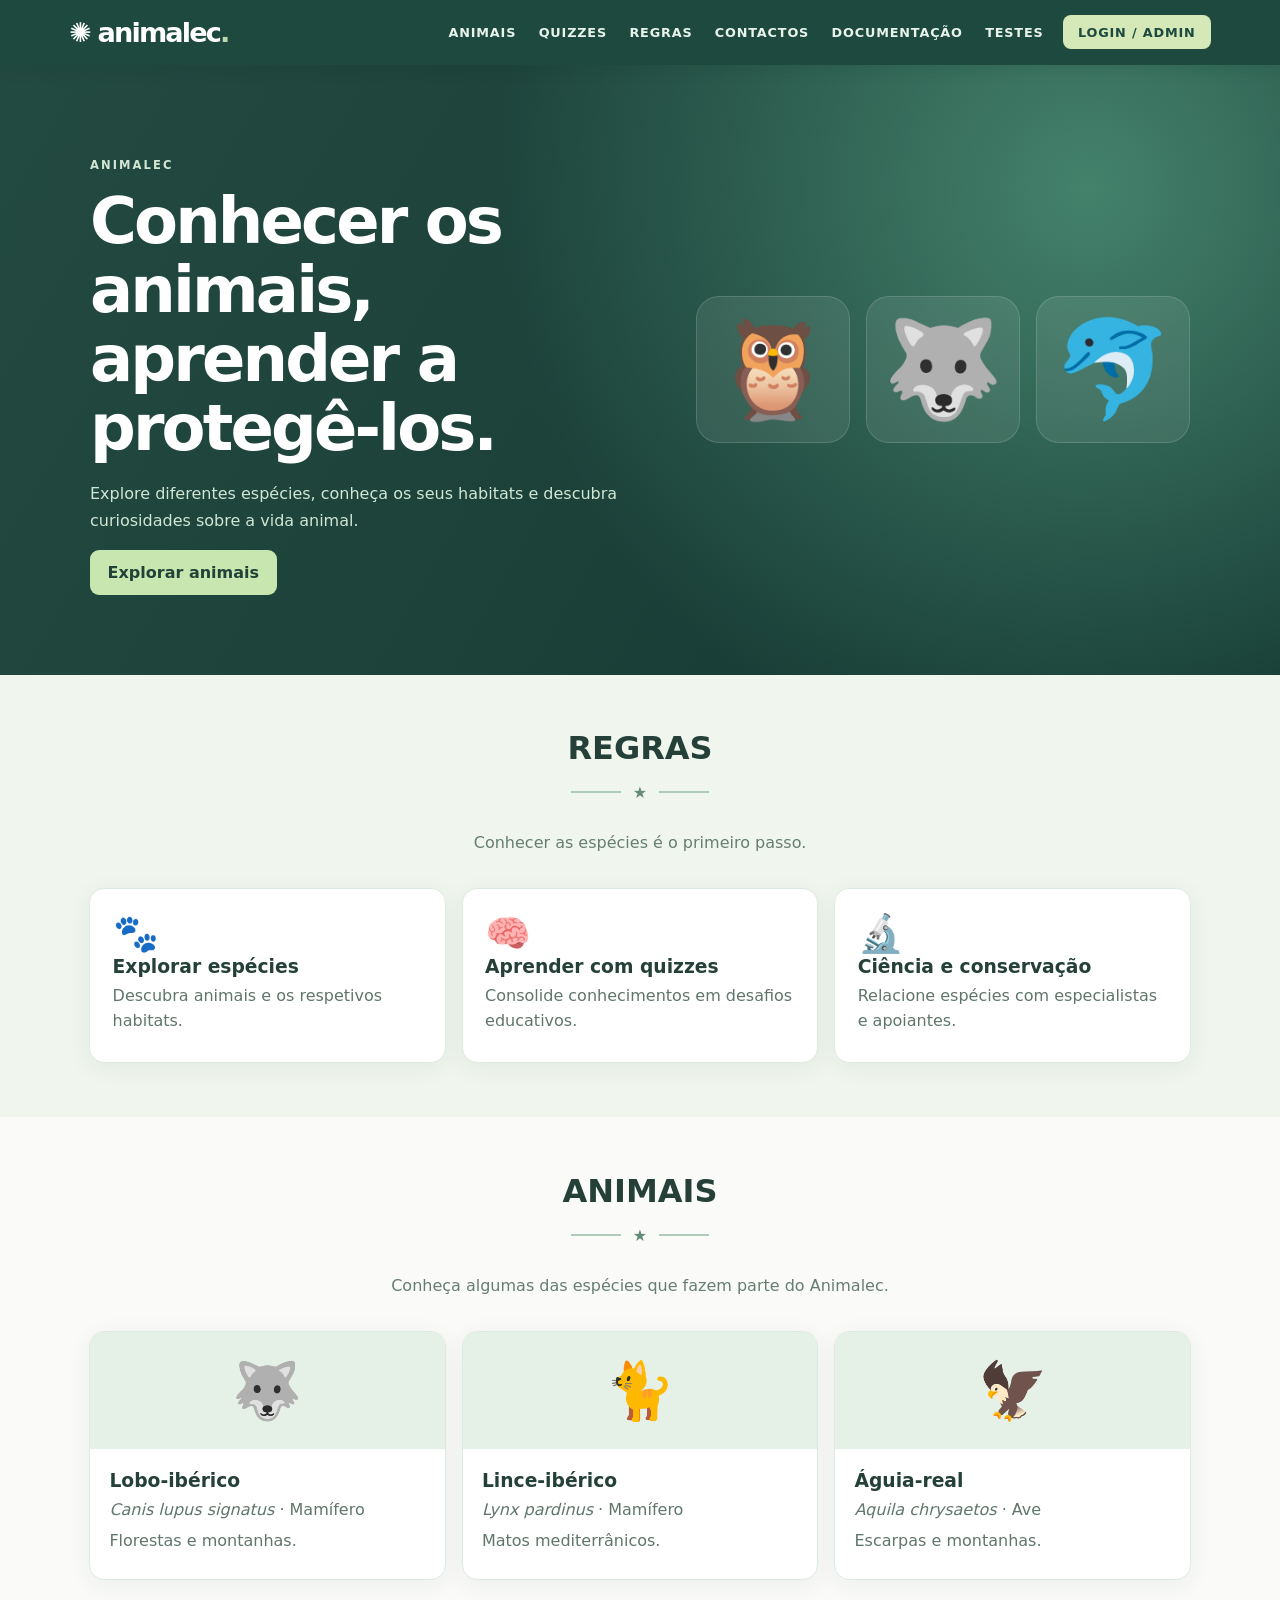
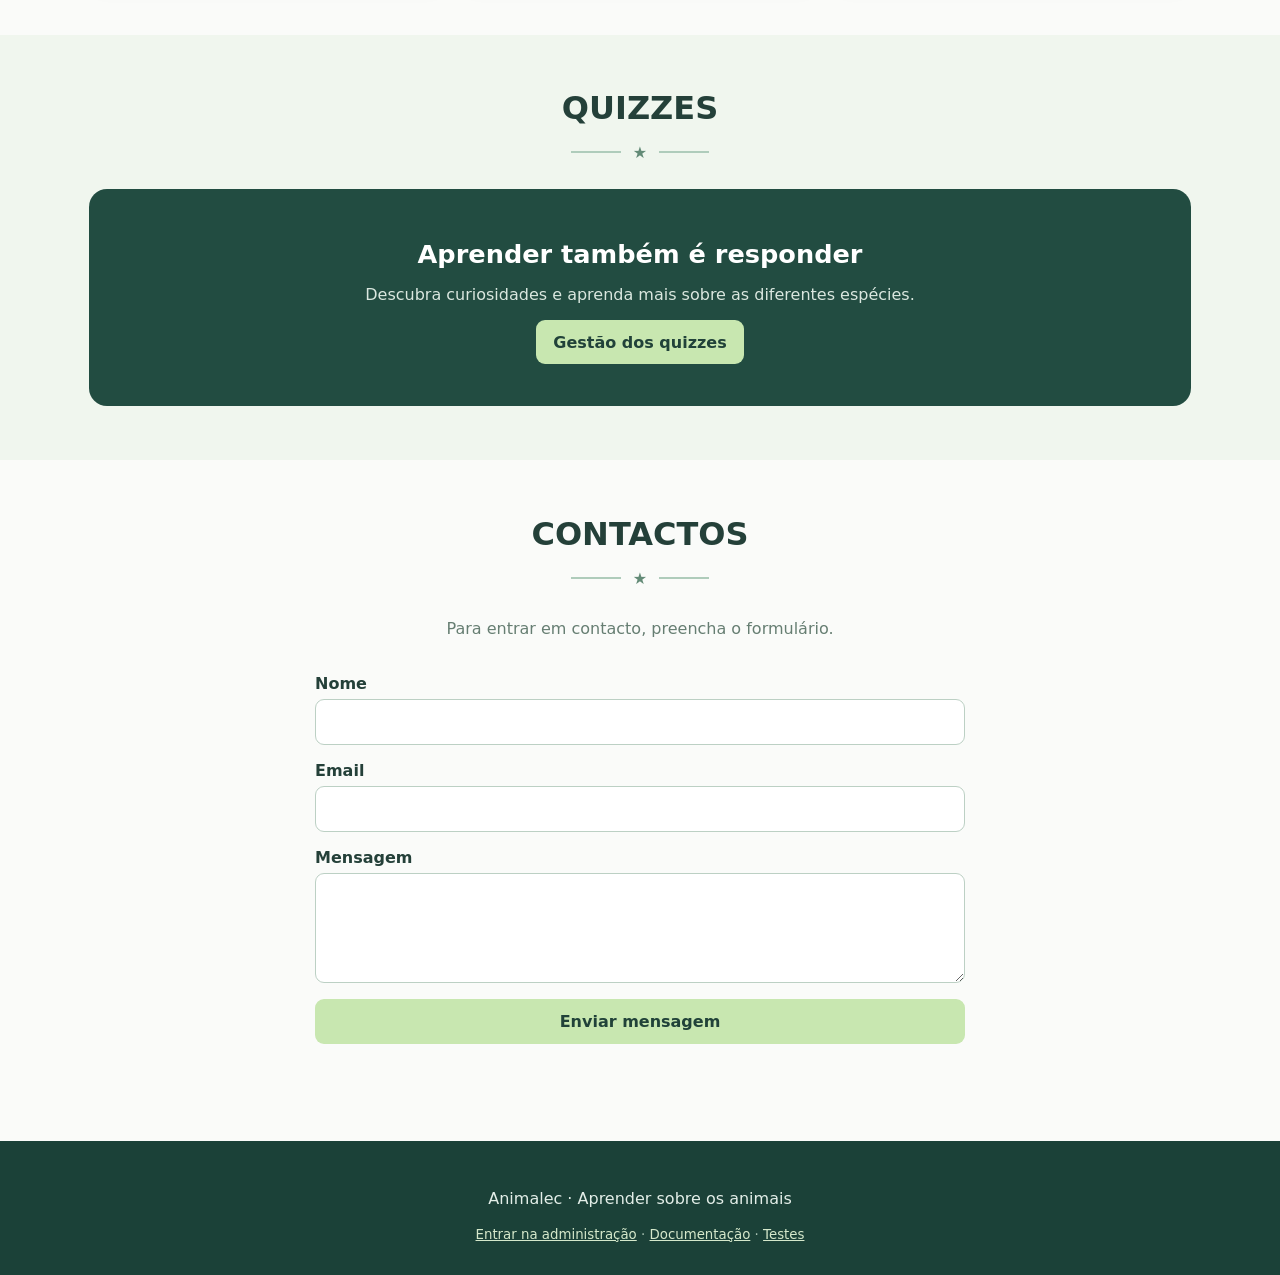
<file: index.html>
<!DOCTYPE html>
<html lang="pt-PT">
<head>
<meta charset="utf-8"><meta name="viewport" content="width=device-width, initial-scale=1">
<meta name="description" content="Animais, jogos e informações sobre espécies.">
<title>Animalec | Página principal</title>
<style>
:root{font-family:system-ui,-apple-system,"Segoe UI",Arial,sans-serif;background:#fafbf9;color:#244039}*{box-sizing:border-box}html{scroll-behavior:smooth}body{margin:0;min-width:320px}a{color:inherit}button,input,textarea{font:inherit}a:focus-visible,button:focus-visible,input:focus-visible,textarea:focus-visible{outline:3px solid #8bbd9d;outline-offset:3px}.skip{position:absolute;left:-1000px}.skip:focus{left:1rem;top:1rem;background:#fff;padding:1rem;z-index:10}.site-header{background:#1d493e;color:#fff;position:sticky;top:0;z-index:4;box-shadow:0 3px 14px #12322625}.nav-wrap{max-width:1180px;margin:auto;display:flex;align-items:center;justify-content:space-between;gap:1rem;padding:.95rem 1.2rem}.logo{font-size:1.7rem;font-weight:850;letter-spacing:-.07em;text-decoration:none}.logo span{color:#badaad}.site-nav{display:flex;align-items:center;gap:1rem;flex-wrap:wrap}.site-nav a{color:#e8f3eb;text-decoration:none;font-size:.8rem;font-weight:800;text-transform:uppercase;letter-spacing:.065em;padding:.4rem .2rem}.site-nav a:hover{text-decoration:underline}.site-nav .login{color:#1d493e;background:#d4e8b8;padding:.6rem .95rem;border-radius:8px}.hero{background:radial-gradient(circle at 85% 20%,#44826c 0%,transparent 50%),linear-gradient(120deg,#234a41,#143831);color:#fff;padding:5rem 1.2rem}.hero-inner{max-width:1100px;margin:auto;display:grid;grid-template-columns:1.4fr 1fr;gap:2rem;align-items:center}.eyebrow{letter-spacing:.18em;text-transform:uppercase;font-weight:900;font-size:.72rem;color:#bfdfbd}.hero h1{font-size:clamp(2.5rem,5vw,4.7rem);line-height:1.08;letter-spacing:-.045em;max-width:690px;margin:.5rem 0 1rem}.hero p{max-width:650px;color:#d1e6d5;line-height:1.7}.hero-art{display:flex;justify-content:center;gap:1rem;font-size:clamp(3rem,8vw,6rem)}.hero-art span{background:#ffffff16;padding:1rem;border:1px solid #ffffff25;border-radius:23px}.btn{display:inline-block;border:none;border-radius:9px;background:#c8e7b0;color:#214239;padding:.8rem 1.1rem;font-weight:800;text-decoration:none;cursor:pointer}.container{max-width:1140px;margin:auto;padding:3.4rem 1.2rem}.container h2{text-align:center;text-transform:uppercase;font-size:2rem;margin:0}.separator{display:flex;justify-content:center;align-items:center;gap:.75rem;color:#638b77;margin:1rem auto 1.7rem}.separator:before,.separator:after{content:"";height:2px;width:50px;background:#afccbb}.intro{text-align:center;color:#667e72;max-width:700px;margin:0 auto 2rem;line-height:1.7}.cards{display:grid;grid-template-columns:repeat(3,1fr);gap:1rem}.card{border:1px solid #ddeae2;border-radius:15px;background:#fff;box-shadow:0 5px 25px #102e2010;overflow:hidden}.card-figure{background:#e5f0e7;font-size:3.5rem;padding:1.6rem;text-align:center}.card-body{padding:1.2rem}.card h3{margin:.1rem 0 .3rem}.card p{color:#60766b;line-height:1.55;margin:.4rem 0}.cards.regras .card{padding:1.4rem}.regra-icon{font-size:2.3rem}.section-soft{background:#f0f6ee}.quiz-strip{background:#224c41;color:white;padding:2.6rem;border-radius:18px;text-align:center}.quiz-strip h3{font-size:1.6rem;margin:.5rem}.quiz-strip p{color:#dae7df}.contact-form{max-width:650px;margin:auto;display:grid;gap:1rem}.field{display:flex;flex-direction:column;gap:.35rem}.field label{font-weight:750}.field input,.field textarea{padding:.8rem;border-radius:9px;border:1px solid #bcd0c4;background:white}.field textarea{min-height:110px}.notice{font-size:.83rem;color:#526f60}.footer{background:#1b4138;color:#e3eee8;padding:2rem 1.2rem;text-align:center}.footer small{color:#a8c2b3}.footer a{color:#d5e8cb}@media(max-width:780px){.hero-inner{grid-template-columns:1fr}.hero-art{justify-content:flex-start}.cards{grid-template-columns:1fr}.site-nav{gap:.4rem}.site-nav a{font-size:.7rem}.nav-wrap{align-items:flex-start;flex-direction:column}.hero{padding:3rem 1.2rem}.container{padding:2.4rem 1.2rem}}
</style>
</head>
<body>
<a class="skip" href="#conteudo">Saltar para o conteúdo</a>
<header class="site-header"><div class="nav-wrap"><a class="logo" href="index.html" aria-label="Animalec, página principal">✺ animalec<span>.</span></a><nav class="site-nav" aria-label="Navegação principal"><a href="#animais">Animais</a><a href="#quizzes">Quizzes</a><a href="#regras">Regras</a><a href="#contactos">Contactos</a><a href="docs.html">Documentação</a><a href="testes.html">Testes</a><a class="login" href="admin.html">Login / Admin</a></nav></div></header>
<main id="conteudo">
<section class="hero" aria-labelledby="hero-title"><div class="hero-inner"><div><p class="eyebrow">ANIMALEC</p><h1 id="hero-title">Conhecer os animais, aprender a protegê-los.</h1><p>Explore diferentes espécies, conheça os seus habitats e descubra curiosidades sobre a vida animal.</p><a class="btn" href="#animais">Explorar animais</a></div><div class="hero-art" aria-hidden="true"><span>🦉</span><span>🐺</span><span>🐬</span></div></div></section>
<section id="regras" class="section-soft"><div class="container"><h2>Regras</h2><div class="separator" aria-hidden="true">★</div><p class="intro">Conhecer as espécies é o primeiro passo. </p><div class="cards regras"><article class="card"><span class="regra-icon" aria-hidden="true">🐾</span><h3>Explorar espécies</h3><p>Descubra animais e os respetivos habitats.</p></article><article class="card"><span class="regra-icon" aria-hidden="true">🧠</span><h3>Aprender com quizzes</h3><p>Consolide conhecimentos em desafios educativos.</p></article><article class="card"><span class="regra-icon" aria-hidden="true">🔬</span><h3>Ciência e conservação</h3><p>Relacione espécies com especialistas e apoiantes.</p></article></div></div></section>
<section id="animais"><div class="container"><h2>Animais</h2><div class="separator" aria-hidden="true">★</div><p class="intro">Conheça algumas das espécies que fazem parte do Animalec.</p><div class="cards"><article class="card"><div class="card-figure" aria-hidden="true">🐺</div><div class="card-body"><h3>Lobo-ibérico</h3><p><em>Canis lupus signatus</em> · Mamífero</p><p>Florestas e montanhas.</p></div></article><article class="card"><div class="card-figure" aria-hidden="true">🐈</div><div class="card-body"><h3>Lince-ibérico</h3><p><em>Lynx pardinus</em> · Mamífero</p><p>Matos mediterrânicos.</p></div></article><article class="card"><div class="card-figure" aria-hidden="true">🦅</div><div class="card-body"><h3>Águia-real</h3><p><em>Aquila chrysaetos</em> · Ave</p><p>Escarpas e montanhas.</p></div></article></div></div></section>
<section id="quizzes" class="section-soft"><div class="container"><h2>Quizzes</h2><div class="separator" aria-hidden="true">★</div><div class="quiz-strip"><h3>Aprender também é responder</h3><p>Descubra curiosidades e aprenda mais sobre as diferentes espécies.</p><a class="btn" href="admin.html#quizzes">Gestão dos quizzes</a></div></div></section>
<section id="contactos"><div class="container"><h2>Contactos</h2><div class="separator" aria-hidden="true">★</div><p class="intro">Para entrar em contacto, preencha o formulário.</p><form class="contact-form" id="contact-form"><div class="field"><label for="nome">Nome</label><input id="nome" name="nome" required maxlength="80"></div><div class="field"><label for="email">Email</label><input id="email" type="email" name="email" required maxlength="100"></div><div class="field"><label for="mensagem">Mensagem</label><textarea id="mensagem" name="mensagem" required maxlength="500"></textarea></div><button class="btn" type="submit">Enviar mensagem</button><p class="notice" id="contact-result" role="status"></p></form></div></section>
</main>
<footer class="footer"><p>Animalec · Aprender sobre os animais</p><small><a href="admin.html">Entrar na administração</a> · <a href="docs.html">Documentação</a> · <a href="testes.html">Testes</a></small></footer>
<script>document.getElementById('contact-form').addEventListener('submit',function(e){e.preventDefault();document.getElementById('contact-result').textContent='O envio de mensagens não está disponível nesta versão.';this.reset()})</script>
</body>
</html>
</file>
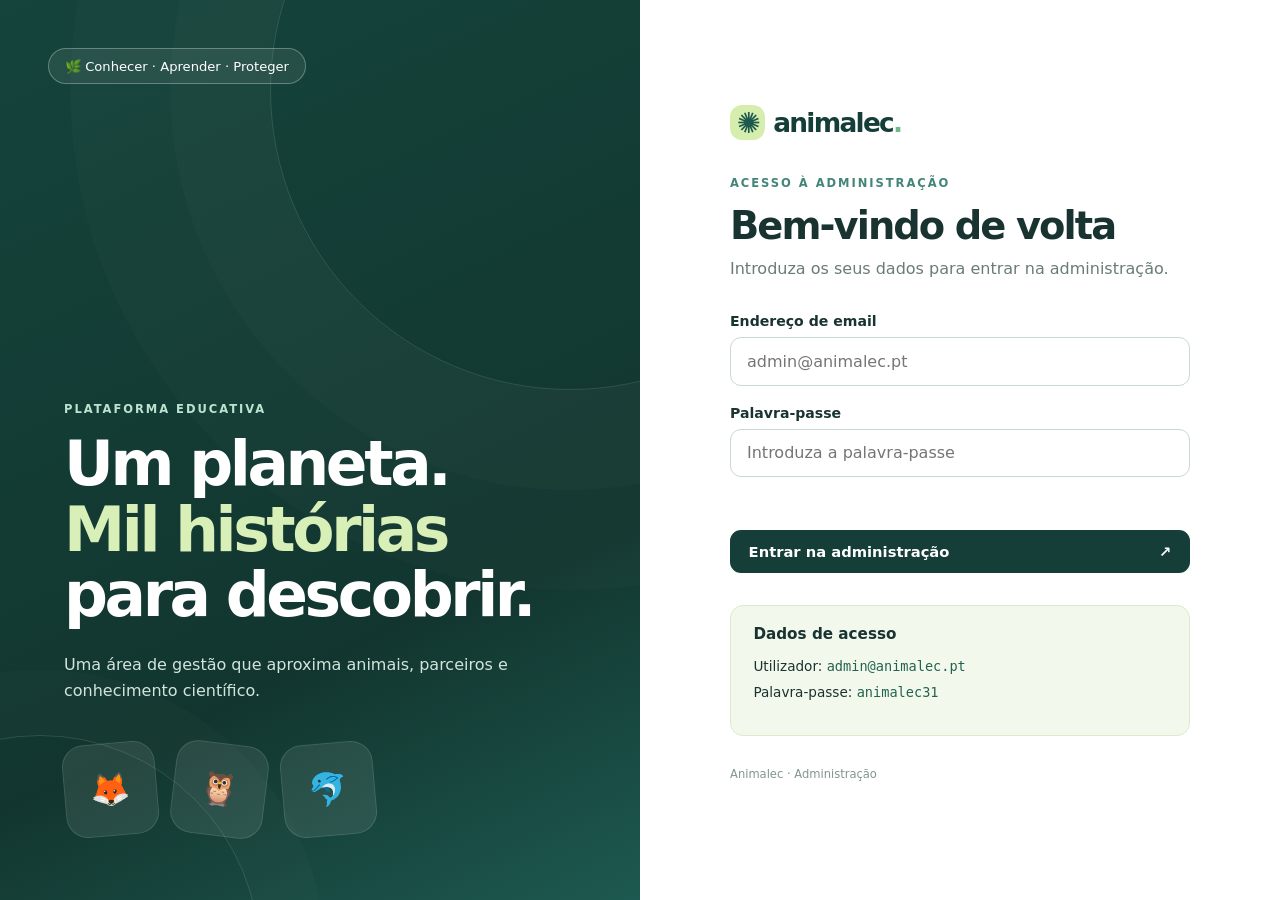
<file: admin.html>
<!DOCTYPE html>
<html lang="pt-PT">
<head>
  <meta charset="UTF-8">
  <meta name="viewport" content="width=device-width, initial-scale=1">
  <meta name="description" content="Área de administração do Animalec.">
  <meta name="theme-color" content="#123b37">
  <title>Animalec | Administração</title>
  <link rel="stylesheet" href="css/styles.css">
  <script src="js/data.js" defer></script>
  <script src="js/app.js" defer></script>
</head>
<body>
  <a class="skip-link" href="#main-content">Saltar para o conteúdo principal</a>

  <section id="login-view" class="login-view" aria-labelledby="login-title">
    <div class="login-scene" aria-hidden="true">
      <span class="orb orb-one"></span><span class="orb orb-two"></span>
      <div class="scene-badge">🌿 Conhecer · Aprender · Proteger</div>
      <div class="scene-content">
        <p class="eyebrow light">PLATAFORMA EDUCATIVA</p>
        <h2>Um planeta.<br><em>Mil histórias</em> para descobrir.</h2>
        <p>Uma área de gestão que aproxima animais, parceiros e conhecimento científico.</p>
        <div class="nature-tiles"><span>🦊</span><span>🦉</span><span>🐬</span></div>
      </div>
    </div>
    <div class="login-panel">
      <div class="login-inner">
        <div class="brand brand-login"><span class="brand-symbol" aria-hidden="true">✺</span><span>animalec<span class="brand-dot">.</span></span></div>
        <p class="eyebrow">ACESSO À ADMINISTRAÇÃO</p>
        <h1 id="login-title">Bem-vindo de volta</h1>
        <p class="muted">Introduza os seus dados para entrar na administração.</p>
        <form id="login-form" class="login-form">
          <div class="field"><label for="login-email">Endereço de email</label><input id="login-email" type="email" autocomplete="username" required placeholder="admin@animalec.pt"></div>
          <div class="field"><label for="login-password">Palavra-passe</label><input id="login-password" type="password" autocomplete="current-password" required placeholder="Introduza a palavra-passe"></div>
          <p id="login-error" class="form-error" aria-live="polite"></p>
          <button class="btn btn-primary btn-full" type="submit">Entrar na administração <span aria-hidden="true">↗</span></button>
        </form>
        <aside class="access-credentials" aria-labelledby="access-title"><h2 id="access-title">Dados de acesso</h2><p>Utilizador: <code>admin@animalec.pt</code></p><p>Palavra-passe: <code>animalec31</code></p><small></small></aside>
        <p class="login-foot">Animalec · Administração</p>
      </div>
    </div>
  </section>

  <div id="app-view" class="app-shell" hidden>
    <aside class="sidebar" id="sidebar" aria-label="Menu lateral">
      <header class="sidebar-head"><a class="brand" href="#dashboard"><span class="brand-symbol" aria-hidden="true">✺</span><span>animalec<span class="brand-dot">.</span></span></a><p>GESTÃO DE CONTEÚDOS</p></header>
      <nav class="sidebar-nav" aria-label="Navegação principal">
        <p class="nav-caption">PAINEL</p>
        <a href="#dashboard" class="nav-link" data-page="dashboard"><span class="nav-icon" aria-hidden="true">▦</span> Visão geral</a>
        <p class="nav-caption">CONTEÚDOS</p>
        <a href="#animais" class="nav-link" data-page="animais"><span class="nav-icon" aria-hidden="true">♧</span> Animais</a>
        <a href="#utilizadores" class="nav-link" data-page="utilizadores"><span class="nav-icon" aria-hidden="true">♙</span> Utilizadores</a>
        <a href="#quizzes" class="nav-link" data-page="quizzes"><span class="nav-icon" aria-hidden="true">▤</span> Quizzes</a>
        <a href="#questoes" class="nav-link" data-page="questoes"><span class="nav-icon" aria-hidden="true">≡</span> Questões</a>
        <p class="nav-caption">NOVAS ENTIDADES <span class="new-pill">3.1</span></p>
        <a href="#sponsors" class="nav-link" data-page="sponsors"><span class="nav-icon" aria-hidden="true">♥</span> Patrocinadores <span class="nav-count" id="sidebar-count-sponsors">0</span></a>
        <a href="#experts" class="nav-link" data-page="experts"><span class="nav-icon" aria-hidden="true">✧</span> Especialistas <span class="nav-count" id="sidebar-count-experts">0</span></a>
        <p class="nav-caption">PROJETO</p>
        <a href="docs.html" class="nav-link"><span class="nav-icon" aria-hidden="true">▤</span> Documentação</a>
        <a href="testes.html" class="nav-link"><span class="nav-icon" aria-hidden="true">✓</span> Testes</a>
        <a href="design/galeria.html" class="nav-link"><span class="nav-icon" aria-hidden="true">▧</span> Desenhos</a>
      </nav>
      <footer class="sidebar-footer"><div class="avatar">AD</div><div class="profile-info"><strong>Administração</strong><span>Gestão de conteúdos</span></div><button id="logout-button" class="logout-button" type="button" title="Terminar sessão" aria-label="Terminar sessão">⎋</button></footer>
    </aside>
    <div class="sidebar-overlay" id="sidebar-overlay" hidden></div>
    <div class="workspace">
      <header class="topbar"><div class="topbar-left"><button type="button" id="menu-toggle" class="icon-button menu-toggle" aria-expanded="false" aria-controls="sidebar" aria-label="Abrir menu">☰</button><a class="topbar-public" href="index.html" title="Página principal do Animalec">Página principal</a><span class="breadcrumb">Animalec <span aria-hidden="true">/</span> <strong id="breadcrumb-title">Visão geral</strong></span></div><div class="topbar-actions"><span class="status-dot"></span><span class="account-label">Administração</span><span class="topbar-avatar" title="Administração">AD</span></div></header>
      <main id="main-content" tabindex="-1">
        <div class="page-header"><div><p class="eyebrow" id="page-eyebrow">PAINEL DE ADMINISTRAÇÃO</p><h1 id="page-title">Visão geral</h1><p class="page-subtitle" id="page-subtitle">Acompanhe as entidades do Animalec numa única plataforma.</p></div><div class="header-buttons"><a class="btn btn-secondary" id="main-menu-button" href="#dashboard" hidden>☷ Menu principal</a><button id="add-button" class="btn btn-primary" type="button" hidden>+ <span id="add-button-text">Novo registo</span></button></div></div>
        <div id="dashboard-content" class="dashboard-content"></div>
        <section id="entity-content" class="entity-content" hidden aria-labelledby="entity-heading"><div class="book-section-title"><span aria-hidden="true">★</span><p>LISTAGEM E GESTÃO DE REGISTOS</p></div><div class="panel"><div class="panel-toolbar"><div><h2 id="entity-heading">Registos</h2><p id="entity-desc" class="muted">Consulte e organize os registos.</p></div><div class="toolbar-controls"><label class="search-field"><span aria-hidden="true">⌕</span><span class="sr-only">Pesquisar registos</span><input id="search-input" type="search" placeholder="Pesquisar..." aria-label="Pesquisar registos"></label><select id="status-filter" aria-label="Filtrar por estado"><option value="all">Todos os estados</option><option value="Ativo">Ativos</option><option value="Inativo">Inativos</option></select></div></div><div class="table-wrap"><table id="entity-table"><caption class="sr-only">Lista de registos da secção selecionada</caption><thead id="table-head"></thead><tbody id="table-body"></tbody></table></div><div class="mobile-records" id="mobile-records"></div><footer class="panel-footer"><span id="results-count" aria-live="polite">0 registos</span><span>Dados guardados localmente no navegador</span></footer></div></section>
        <div id="toast" class="toast" role="status" aria-live="polite" hidden></div>
      </main>
      <footer class="workspace-footer">Animalec · Gestão de conteúdos</footer>
    </div>
  </div>

  <dialog id="entity-dialog" class="entity-dialog" aria-labelledby="dialog-title">
    <form id="entity-form" novalidate>
      <div class="dialog-head"><div><p class="eyebrow">GESTÃO DE REGISTOS</p><h2 id="dialog-title">Novo registo</h2></div><button id="dialog-close" type="button" class="icon-button" aria-label="Fechar formulário">×</button></div>
      <div id="form-fields" class="form-fields"></div>
      <p id="form-error" class="form-error" role="alert"></p>
      <div class="dialog-footer"><button type="button" class="btn btn-secondary" id="dialog-cancel">Cancelar</button><button type="submit" class="btn btn-primary">Guardar registo</button></div>
    </form>
  </dialog>
  <dialog id="view-dialog" class="view-dialog" aria-labelledby="view-title"><div class="dialog-head"><div><p class="eyebrow">FICHA DE REGISTO</p><h2 id="view-title">Consultar registo</h2></div><button id="view-close" class="icon-button" type="button" aria-label="Fechar ficha">×</button></div><div class="view-details" id="view-details"></div><div class="dialog-footer"><button id="view-back" class="btn btn-secondary" type="button">Voltar à listagem</button></div></dialog>
  <dialog id="confirm-dialog" class="confirm-dialog" aria-labelledby="confirm-title"><div class="dialog-head"><h2 id="confirm-title">Eliminar registo?</h2><button id="confirm-close" class="icon-button" aria-label="Fechar" type="button">×</button></div><p id="confirm-message">Esta ação não pode ser anulada.</p><div class="dialog-footer"><button type="button" id="confirm-cancel" class="btn btn-secondary">Cancelar</button><button type="button" id="confirm-delete" class="btn btn-danger">Eliminar</button></div></dialog>
</body>
</html>
</file>
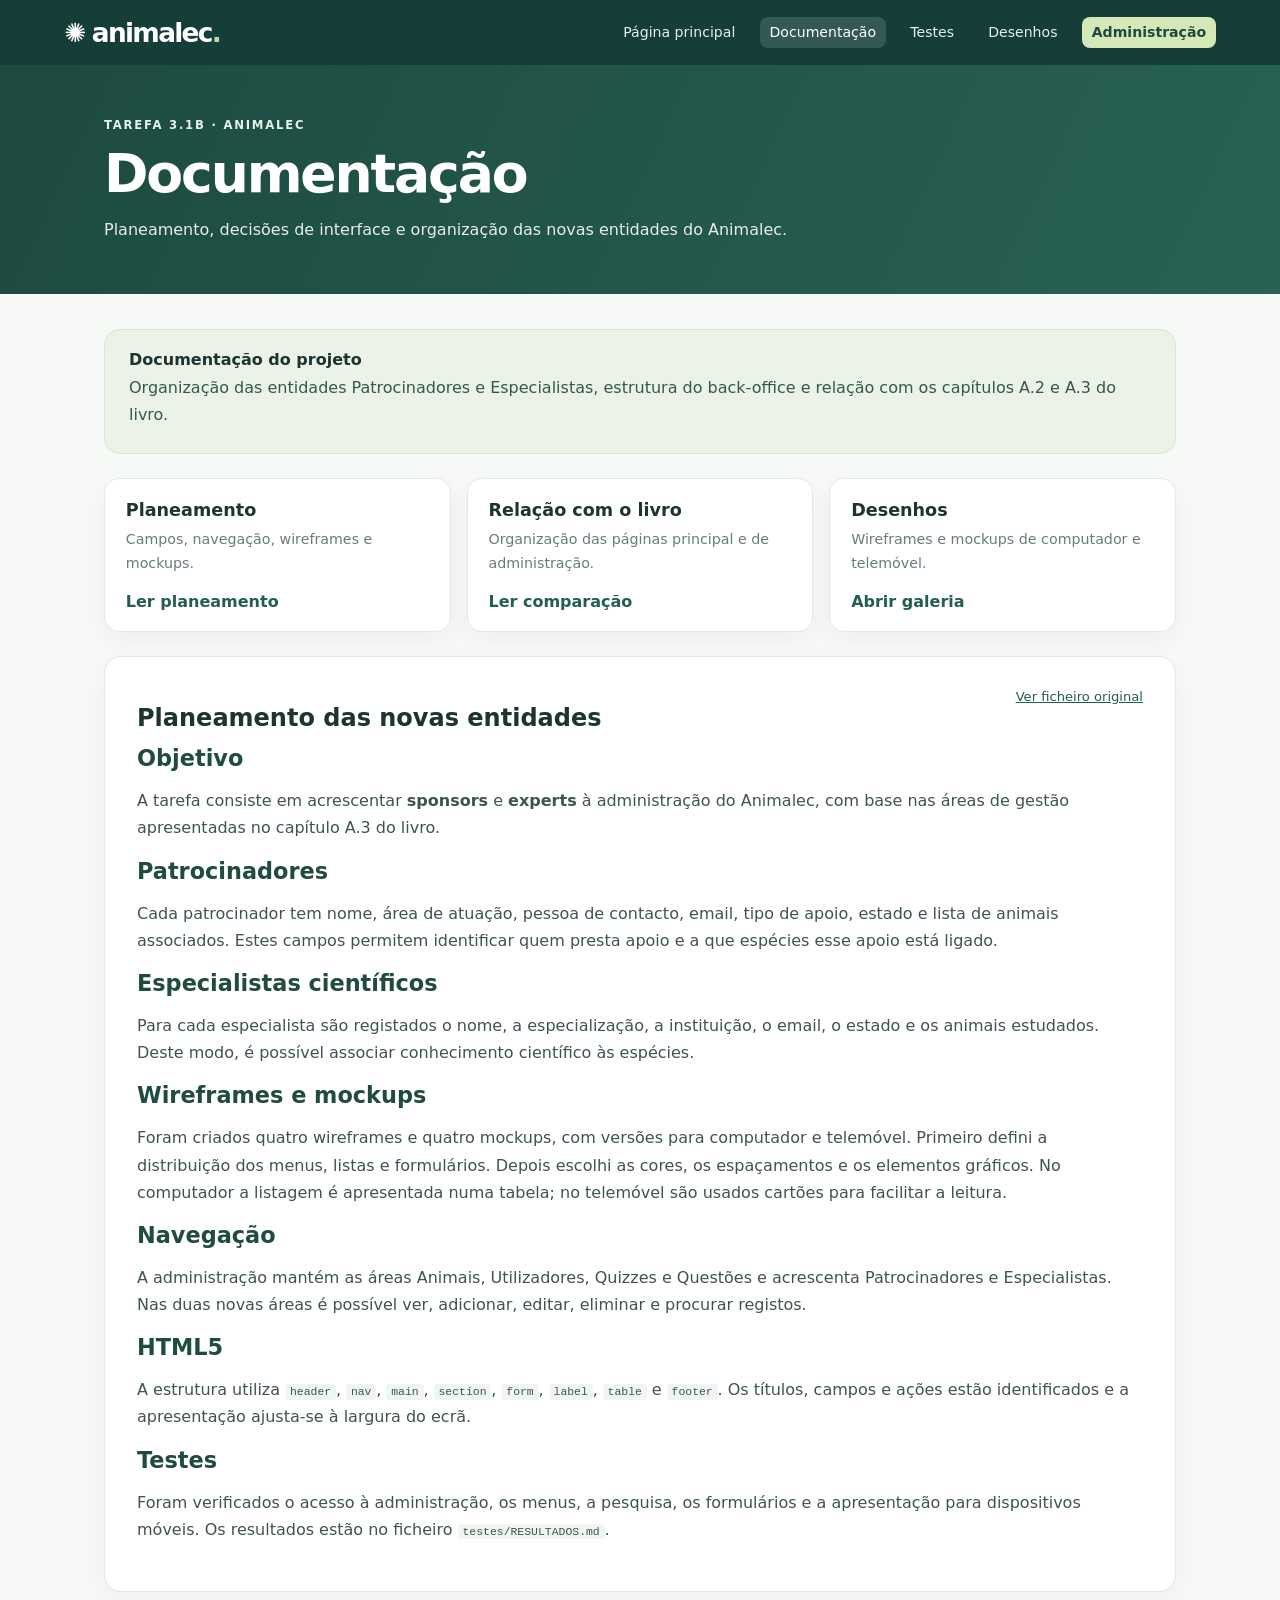
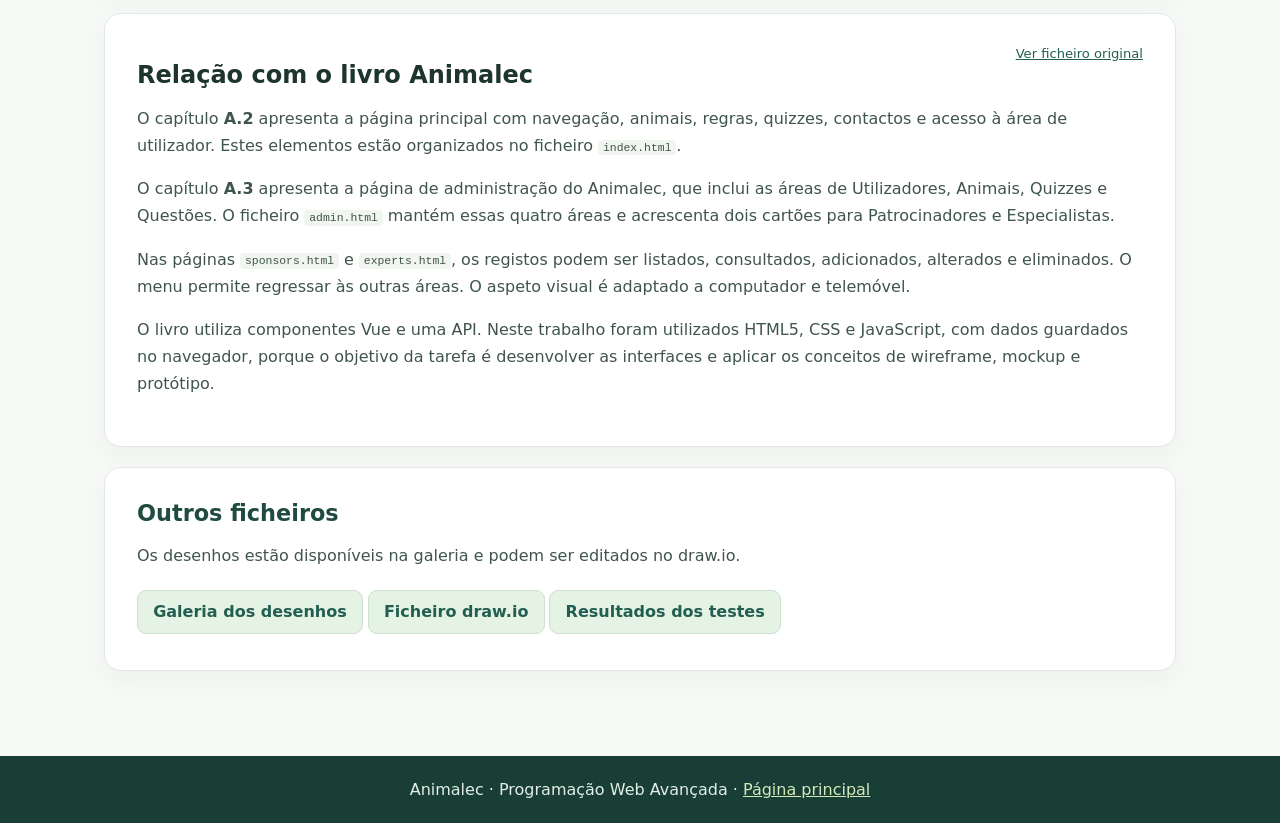
<file: docs.html>
<!DOCTYPE html>
<html lang="pt-PT">
<head>
  <meta charset="UTF-8">
  <meta name="viewport" content="width=device-width, initial-scale=1">
  <meta name="theme-color" content="#153e38">
  <meta name="description" content="Documentação - projeto Animalec">
  <title>Animalec | Documentação</title>
  <link rel="stylesheet" href="css/docs.css">
</head>
<body>
  <a class="skip" href="#conteudo">Saltar para o conteúdo</a>
  <header class="site-header"><div class="head-inner"><a class="brand" href="index.html">✺ animalec<span>.</span></a><nav class="head-nav" aria-label="Menu principal"><a href="index.html">Página principal</a><a href="docs.html" aria-current="page">Documentação</a><a href="testes.html">Testes</a><a href="design/galeria.html">Desenhos</a><a class="admin-button" href="admin.html">Administração</a></nav></div></header>
  <section class="page-intro" aria-labelledby="title"><div class="inner"><p class="kicker">Tarefa 3.1b · Animalec</p><h1 id="title">Documentação</h1><p>Planeamento, decisões de interface e organização das novas entidades do Animalec.</p></div></section>
  <main class="site-main" id="conteudo">
  <section class="overview"><strong>Documentação do projeto</strong><p>Organização das entidades Patrocinadores e Especialistas, estrutura do back-office e relação com os capítulos A.2 e A.3 do livro.</p></section>
  <div class="tile-grid">
    <article class="tile"><h2>Planeamento</h2><p>Campos, navegação, wireframes e mockups.</p><a href="#planeamento">Ler planeamento</a></article>
    <article class="tile"><h2>Relação com o livro</h2><p>Organização das páginas principal e de administração.</p><a href="#livro">Ler comparação</a></article>
    <article class="tile"><h2>Desenhos</h2><p>Wireframes e mockups de computador e telemóvel.</p><a href="design/galeria.html">Abrir galeria</a></article>
  </div>
  <section id="planeamento" class="content-card" aria-label="Planeamento e justificação"><div class="section-top"><span></span><a class="small-link" href="docs/Planeamento_e_Justificacao.md">Ver ficheiro original</a></div><h1>Planeamento das novas entidades</h1>
<h2>Objetivo</h2>
<p>A tarefa consiste em acrescentar <strong>sponsors</strong> e <strong>experts</strong> à administração do Animalec, com base nas áreas de gestão apresentadas no capítulo A.3 do livro.</p>
<h2>Patrocinadores</h2>
<p>Cada patrocinador tem nome, área de atuação, pessoa de contacto, email, tipo de apoio, estado e lista de animais associados. Estes campos permitem identificar quem presta apoio e a que espécies esse apoio está ligado.</p>
<h2>Especialistas científicos</h2>
<p>Para cada especialista são registados o nome, a especialização, a instituição, o email, o estado e os animais estudados. Deste modo, é possível associar conhecimento científico às espécies.</p>
<h2>Wireframes e mockups</h2>
<p>Foram criados quatro wireframes e quatro mockups, com versões para computador e telemóvel. Primeiro defini a distribuição dos menus, listas e formulários. Depois escolhi as cores, os espaçamentos e os elementos gráficos. No computador a listagem é apresentada numa tabela; no telemóvel são usados cartões para facilitar a leitura.</p>
<h2>Navegação</h2>
<p>A administração mantém as áreas Animais, Utilizadores, Quizzes e Questões e acrescenta Patrocinadores e Especialistas. Nas duas novas áreas é possível ver, adicionar, editar, eliminar e procurar registos.</p>
<h2>HTML5</h2>
<p>A estrutura utiliza <code>header</code>, <code>nav</code>, <code>main</code>, <code>section</code>, <code>form</code>, <code>label</code>, <code>table</code> e <code>footer</code>. Os títulos, campos e ações estão identificados e a apresentação ajusta-se à largura do ecrã.</p>
<h2>Testes</h2>
<p>Foram verificados o acesso à administração, os menus, a pesquisa, os formulários e a apresentação para dispositivos móveis. Os resultados estão no ficheiro <code>testes/RESULTADOS.md</code>.</p>
</section>
  <section id="livro" class="content-card" aria-label="Relação com o livro"><div class="section-top"><span></span><a class="small-link" href="docs/Correspondencia_com_livro.md">Ver ficheiro original</a></div><h1>Relação com o livro Animalec</h1>
<p>O capítulo <strong>A.2</strong> apresenta a página principal com navegação, animais, regras, quizzes, contactos e acesso à área de utilizador. Estes elementos estão organizados no ficheiro <code>index.html</code>.</p>
<p>O capítulo <strong>A.3</strong> apresenta a página de administração do Animalec, que inclui as áreas de Utilizadores, Animais, Quizzes e Questões. O ficheiro <code>admin.html</code> mantém essas quatro áreas e acrescenta dois cartões para Patrocinadores e Especialistas.</p>
<p>Nas páginas <code>sponsors.html</code> e <code>experts.html</code>, os registos podem ser listados, consultados, adicionados, alterados e eliminados. O menu permite regressar às outras áreas. O aspeto visual é adaptado a computador e telemóvel.</p>
<p>O livro utiliza componentes Vue e uma API. Neste trabalho foram utilizados HTML5, CSS e JavaScript, com dados guardados no navegador, porque o objetivo da tarefa é desenvolver as interfaces e aplicar os conceitos de wireframe, mockup e protótipo.</p>
</section>
  <section class="content-card"><h2>Outros ficheiros</h2><p>Os desenhos estão disponíveis na galeria e podem ser editados no draw.io.</p><a class="side-link" href="design/galeria.html">Galeria dos desenhos</a><a class="side-link" href="design/wireframes-editaveis.drawio">Ficheiro draw.io</a><a class="side-link" href="testes.html">Resultados dos testes</a></section>
</main>
  <footer class="foot">Animalec · Programação Web Avançada · <a href="index.html">Página principal</a></footer>
</body>
</html>
</file>
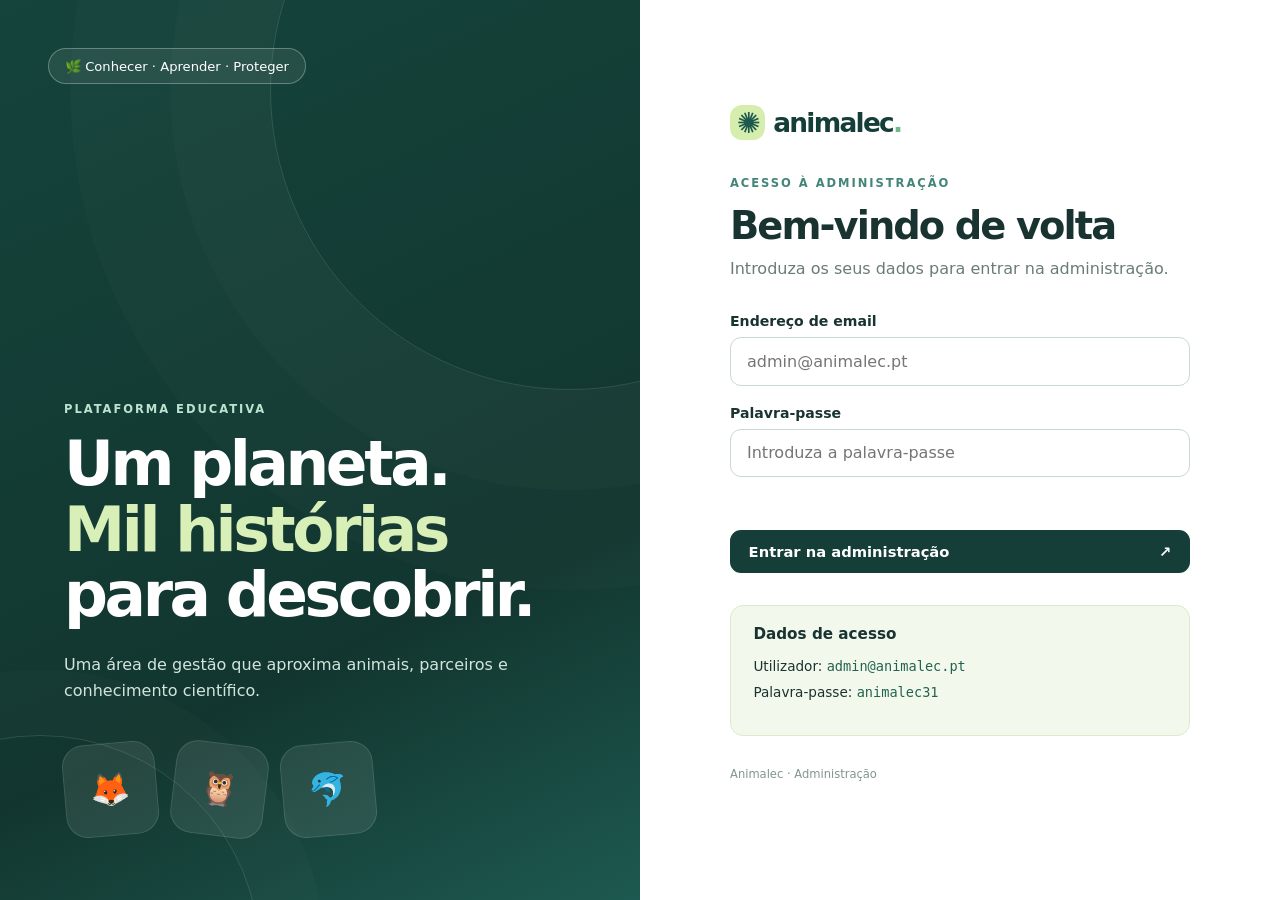
<file: experts.html>
<!DOCTYPE html>
<html lang="pt-PT">
<head>
  <meta charset="UTF-8">
  <meta name="viewport" content="width=device-width, initial-scale=1">
  <meta name="description" content="Área de administração do Animalec.">
  <meta name="theme-color" content="#123b37">
  <title>Animalec | Especialistas científicos</title>
  <link rel="stylesheet" href="css/styles.css">
  <script src="js/data.js" defer></script>
  <script src="js/app.js" defer></script>
</head>
<body data-entry-page="experts">
  <a class="skip-link" href="#main-content">Saltar para o conteúdo principal</a>

  <section id="login-view" class="login-view" aria-labelledby="login-title">
    <div class="login-scene" aria-hidden="true">
      <span class="orb orb-one"></span><span class="orb orb-two"></span>
      <div class="scene-badge">🌿 Conhecer · Aprender · Proteger</div>
      <div class="scene-content">
        <p class="eyebrow light">PLATAFORMA EDUCATIVA</p>
        <h2>Um planeta.<br><em>Mil histórias</em> para descobrir.</h2>
        <p>Uma área de gestão que aproxima animais, parceiros e conhecimento científico.</p>
        <div class="nature-tiles"><span>🦊</span><span>🦉</span><span>🐬</span></div>
      </div>
    </div>
    <div class="login-panel">
      <div class="login-inner">
        <div class="brand brand-login"><span class="brand-symbol" aria-hidden="true">✺</span><span>animalec<span class="brand-dot">.</span></span></div>
        <p class="eyebrow">ACESSO À ADMINISTRAÇÃO</p>
        <h1 id="login-title">Bem-vindo de volta</h1>
        <p class="muted">Introduza os seus dados para entrar na administração.</p>
        <form id="login-form" class="login-form">
          <div class="field"><label for="login-email">Endereço de email</label><input id="login-email" type="email" autocomplete="username" required placeholder="admin@animalec.pt"></div>
          <div class="field"><label for="login-password">Palavra-passe</label><input id="login-password" type="password" autocomplete="current-password" required placeholder="Introduza a palavra-passe"></div>
          <p id="login-error" class="form-error" aria-live="polite"></p>
          <button class="btn btn-primary btn-full" type="submit">Entrar na administração <span aria-hidden="true">↗</span></button>
        </form>
        <aside class="access-credentials" aria-labelledby="access-title"><h2 id="access-title">Dados de acesso</h2><p>Utilizador: <code>admin@animalec.pt</code></p><p>Palavra-passe: <code>animalec31</code></p><small></small></aside>
        <p class="login-foot">Animalec · Administração</p>
      </div>
    </div>
  </section>

  <div id="app-view" class="app-shell" hidden>
    <aside class="sidebar" id="sidebar" aria-label="Menu lateral">
      <header class="sidebar-head"><a class="brand" href="#dashboard"><span class="brand-symbol" aria-hidden="true">✺</span><span>animalec<span class="brand-dot">.</span></span></a><p>GESTÃO DE CONTEÚDOS</p></header>
      <nav class="sidebar-nav" aria-label="Navegação principal">
        <p class="nav-caption">PAINEL</p>
        <a href="#dashboard" class="nav-link" data-page="dashboard"><span class="nav-icon" aria-hidden="true">▦</span> Visão geral</a>
        <p class="nav-caption">CONTEÚDOS</p>
        <a href="#animais" class="nav-link" data-page="animais"><span class="nav-icon" aria-hidden="true">♧</span> Animais</a>
        <a href="#utilizadores" class="nav-link" data-page="utilizadores"><span class="nav-icon" aria-hidden="true">♙</span> Utilizadores</a>
        <a href="#quizzes" class="nav-link" data-page="quizzes"><span class="nav-icon" aria-hidden="true">▤</span> Quizzes</a>
        <a href="#questoes" class="nav-link" data-page="questoes"><span class="nav-icon" aria-hidden="true">≡</span> Questões</a>
        <p class="nav-caption">NOVAS ENTIDADES <span class="new-pill">3.1</span></p>
        <a href="#sponsors" class="nav-link" data-page="sponsors"><span class="nav-icon" aria-hidden="true">♥</span> Patrocinadores <span class="nav-count" id="sidebar-count-sponsors">0</span></a>
        <a href="#experts" class="nav-link" data-page="experts"><span class="nav-icon" aria-hidden="true">✧</span> Especialistas <span class="nav-count" id="sidebar-count-experts">0</span></a>
        <p class="nav-caption">PROJETO</p>
        <a href="docs.html" class="nav-link"><span class="nav-icon" aria-hidden="true">▤</span> Documentação</a>
        <a href="testes.html" class="nav-link"><span class="nav-icon" aria-hidden="true">✓</span> Testes</a>
        <a href="design/galeria.html" class="nav-link"><span class="nav-icon" aria-hidden="true">▧</span> Desenhos</a>
      </nav>
      <footer class="sidebar-footer"><div class="avatar">AD</div><div class="profile-info"><strong>Administração</strong><span>Gestão de conteúdos</span></div><button id="logout-button" class="logout-button" type="button" title="Terminar sessão" aria-label="Terminar sessão">⎋</button></footer>
    </aside>
    <div class="sidebar-overlay" id="sidebar-overlay" hidden></div>
    <div class="workspace">
      <header class="topbar"><div class="topbar-left"><button type="button" id="menu-toggle" class="icon-button menu-toggle" aria-expanded="false" aria-controls="sidebar" aria-label="Abrir menu">☰</button><a class="topbar-public" href="index.html" title="Página principal do Animalec">Página principal</a><span class="breadcrumb">Animalec <span aria-hidden="true">/</span> <strong id="breadcrumb-title">Visão geral</strong></span></div><div class="topbar-actions"><span class="status-dot"></span><span class="account-label">Administração</span><span class="topbar-avatar" title="Administração">AD</span></div></header>
      <main id="main-content" tabindex="-1">
        <div class="page-header"><div><p class="eyebrow" id="page-eyebrow">PAINEL DE ADMINISTRAÇÃO</p><h1 id="page-title">Visão geral</h1><p class="page-subtitle" id="page-subtitle">Acompanhe as entidades do Animalec numa única plataforma.</p></div><div class="header-buttons"><a class="btn btn-secondary" id="main-menu-button" href="#dashboard" hidden>☷ Menu principal</a><button id="add-button" class="btn btn-primary" type="button" hidden>+ <span id="add-button-text">Novo registo</span></button></div></div>
        <div id="dashboard-content" class="dashboard-content"></div>
        <section id="entity-content" class="entity-content" hidden aria-labelledby="entity-heading"><div class="book-section-title"><span aria-hidden="true">★</span><p>LISTAGEM E GESTÃO DE REGISTOS</p></div><div class="panel"><div class="panel-toolbar"><div><h2 id="entity-heading">Registos</h2><p id="entity-desc" class="muted">Consulte e organize os registos.</p></div><div class="toolbar-controls"><label class="search-field"><span aria-hidden="true">⌕</span><span class="sr-only">Pesquisar registos</span><input id="search-input" type="search" placeholder="Pesquisar..." aria-label="Pesquisar registos"></label><select id="status-filter" aria-label="Filtrar por estado"><option value="all">Todos os estados</option><option value="Ativo">Ativos</option><option value="Inativo">Inativos</option></select></div></div><div class="table-wrap"><table id="entity-table"><caption class="sr-only">Lista de registos da secção selecionada</caption><thead id="table-head"></thead><tbody id="table-body"></tbody></table></div><div class="mobile-records" id="mobile-records"></div><footer class="panel-footer"><span id="results-count" aria-live="polite">0 registos</span><span>Dados guardados localmente no navegador</span></footer></div></section>
        <div id="toast" class="toast" role="status" aria-live="polite" hidden></div>
      </main>
      <footer class="workspace-footer">Animalec · Gestão de conteúdos</footer>
    </div>
  </div>

  <dialog id="entity-dialog" class="entity-dialog" aria-labelledby="dialog-title">
    <form id="entity-form" novalidate>
      <div class="dialog-head"><div><p class="eyebrow">GESTÃO DE REGISTOS</p><h2 id="dialog-title">Novo registo</h2></div><button id="dialog-close" type="button" class="icon-button" aria-label="Fechar formulário">×</button></div>
      <div id="form-fields" class="form-fields"></div>
      <p id="form-error" class="form-error" role="alert"></p>
      <div class="dialog-footer"><button type="button" class="btn btn-secondary" id="dialog-cancel">Cancelar</button><button type="submit" class="btn btn-primary">Guardar registo</button></div>
    </form>
  </dialog>
  <dialog id="view-dialog" class="view-dialog" aria-labelledby="view-title"><div class="dialog-head"><div><p class="eyebrow">FICHA DE REGISTO</p><h2 id="view-title">Consultar registo</h2></div><button id="view-close" class="icon-button" type="button" aria-label="Fechar ficha">×</button></div><div class="view-details" id="view-details"></div><div class="dialog-footer"><button id="view-back" class="btn btn-secondary" type="button">Voltar à listagem</button></div></dialog>
  <dialog id="confirm-dialog" class="confirm-dialog" aria-labelledby="confirm-title"><div class="dialog-head"><h2 id="confirm-title">Eliminar registo?</h2><button id="confirm-close" class="icon-button" aria-label="Fechar" type="button">×</button></div><p id="confirm-message">Esta ação não pode ser anulada.</p><div class="dialog-footer"><button type="button" id="confirm-cancel" class="btn btn-secondary">Cancelar</button><button type="button" id="confirm-delete" class="btn btn-danger">Eliminar</button></div></dialog>
</body>
</html>
</file>
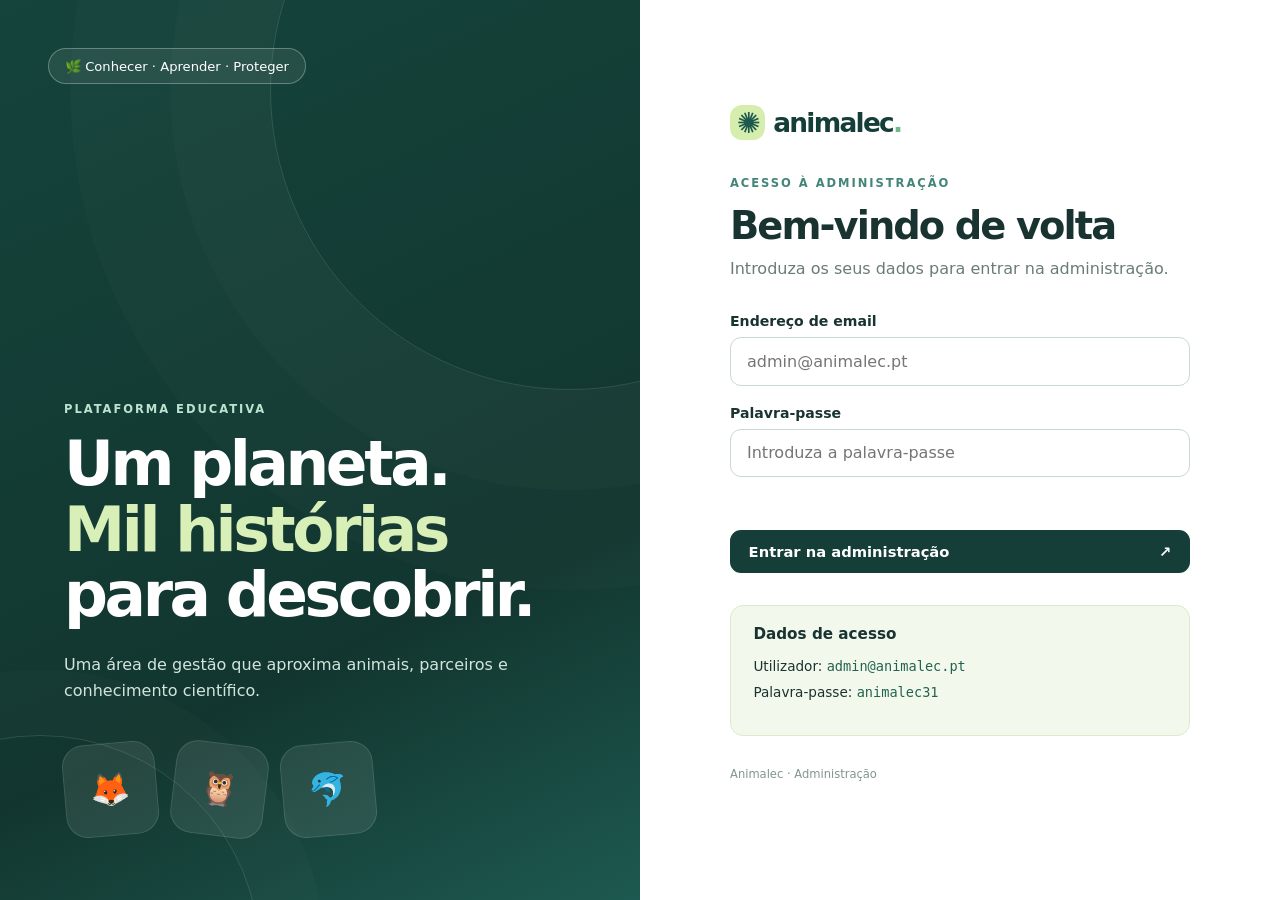
<file: sponsors.html>
<!DOCTYPE html>
<html lang="pt-PT">
<head>
  <meta charset="UTF-8">
  <meta name="viewport" content="width=device-width, initial-scale=1">
  <meta name="description" content="Área de administração do Animalec.">
  <meta name="theme-color" content="#123b37">
  <title>Animalec | Patrocinadores</title>
  <link rel="stylesheet" href="css/styles.css">
  <script src="js/data.js" defer></script>
  <script src="js/app.js" defer></script>
</head>
<body data-entry-page="sponsors">
  <a class="skip-link" href="#main-content">Saltar para o conteúdo principal</a>

  <section id="login-view" class="login-view" aria-labelledby="login-title">
    <div class="login-scene" aria-hidden="true">
      <span class="orb orb-one"></span><span class="orb orb-two"></span>
      <div class="scene-badge">🌿 Conhecer · Aprender · Proteger</div>
      <div class="scene-content">
        <p class="eyebrow light">PLATAFORMA EDUCATIVA</p>
        <h2>Um planeta.<br><em>Mil histórias</em> para descobrir.</h2>
        <p>Uma área de gestão que aproxima animais, parceiros e conhecimento científico.</p>
        <div class="nature-tiles"><span>🦊</span><span>🦉</span><span>🐬</span></div>
      </div>
    </div>
    <div class="login-panel">
      <div class="login-inner">
        <div class="brand brand-login"><span class="brand-symbol" aria-hidden="true">✺</span><span>animalec<span class="brand-dot">.</span></span></div>
        <p class="eyebrow">ACESSO À ADMINISTRAÇÃO</p>
        <h1 id="login-title">Bem-vindo de volta</h1>
        <p class="muted">Introduza os seus dados para entrar na administração.</p>
        <form id="login-form" class="login-form">
          <div class="field"><label for="login-email">Endereço de email</label><input id="login-email" type="email" autocomplete="username" required placeholder="admin@animalec.pt"></div>
          <div class="field"><label for="login-password">Palavra-passe</label><input id="login-password" type="password" autocomplete="current-password" required placeholder="Introduza a palavra-passe"></div>
          <p id="login-error" class="form-error" aria-live="polite"></p>
          <button class="btn btn-primary btn-full" type="submit">Entrar na administração <span aria-hidden="true">↗</span></button>
        </form>
        <aside class="access-credentials" aria-labelledby="access-title"><h2 id="access-title">Dados de acesso</h2><p>Utilizador: <code>admin@animalec.pt</code></p><p>Palavra-passe: <code>animalec31</code></p><small></small></aside>
        <p class="login-foot">Animalec · Administração</p>
      </div>
    </div>
  </section>

  <div id="app-view" class="app-shell" hidden>
    <aside class="sidebar" id="sidebar" aria-label="Menu lateral">
      <header class="sidebar-head"><a class="brand" href="#dashboard"><span class="brand-symbol" aria-hidden="true">✺</span><span>animalec<span class="brand-dot">.</span></span></a><p>GESTÃO DE CONTEÚDOS</p></header>
      <nav class="sidebar-nav" aria-label="Navegação principal">
        <p class="nav-caption">PAINEL</p>
        <a href="#dashboard" class="nav-link" data-page="dashboard"><span class="nav-icon" aria-hidden="true">▦</span> Visão geral</a>
        <p class="nav-caption">CONTEÚDOS</p>
        <a href="#animais" class="nav-link" data-page="animais"><span class="nav-icon" aria-hidden="true">♧</span> Animais</a>
        <a href="#utilizadores" class="nav-link" data-page="utilizadores"><span class="nav-icon" aria-hidden="true">♙</span> Utilizadores</a>
        <a href="#quizzes" class="nav-link" data-page="quizzes"><span class="nav-icon" aria-hidden="true">▤</span> Quizzes</a>
        <a href="#questoes" class="nav-link" data-page="questoes"><span class="nav-icon" aria-hidden="true">≡</span> Questões</a>
        <p class="nav-caption">NOVAS ENTIDADES <span class="new-pill">3.1</span></p>
        <a href="#sponsors" class="nav-link" data-page="sponsors"><span class="nav-icon" aria-hidden="true">♥</span> Patrocinadores <span class="nav-count" id="sidebar-count-sponsors">0</span></a>
        <a href="#experts" class="nav-link" data-page="experts"><span class="nav-icon" aria-hidden="true">✧</span> Especialistas <span class="nav-count" id="sidebar-count-experts">0</span></a>
        <p class="nav-caption">PROJETO</p>
        <a href="docs.html" class="nav-link"><span class="nav-icon" aria-hidden="true">▤</span> Documentação</a>
        <a href="testes.html" class="nav-link"><span class="nav-icon" aria-hidden="true">✓</span> Testes</a>
        <a href="design/galeria.html" class="nav-link"><span class="nav-icon" aria-hidden="true">▧</span> Desenhos</a>
      </nav>
      <footer class="sidebar-footer"><div class="avatar">AD</div><div class="profile-info"><strong>Administração</strong><span>Gestão de conteúdos</span></div><button id="logout-button" class="logout-button" type="button" title="Terminar sessão" aria-label="Terminar sessão">⎋</button></footer>
    </aside>
    <div class="sidebar-overlay" id="sidebar-overlay" hidden></div>
    <div class="workspace">
      <header class="topbar"><div class="topbar-left"><button type="button" id="menu-toggle" class="icon-button menu-toggle" aria-expanded="false" aria-controls="sidebar" aria-label="Abrir menu">☰</button><a class="topbar-public" href="index.html" title="Página principal do Animalec">Página principal</a><span class="breadcrumb">Animalec <span aria-hidden="true">/</span> <strong id="breadcrumb-title">Visão geral</strong></span></div><div class="topbar-actions"><span class="status-dot"></span><span class="account-label">Administração</span><span class="topbar-avatar" title="Administração">AD</span></div></header>
      <main id="main-content" tabindex="-1">
        <div class="page-header"><div><p class="eyebrow" id="page-eyebrow">PAINEL DE ADMINISTRAÇÃO</p><h1 id="page-title">Visão geral</h1><p class="page-subtitle" id="page-subtitle">Acompanhe as entidades do Animalec numa única plataforma.</p></div><div class="header-buttons"><a class="btn btn-secondary" id="main-menu-button" href="#dashboard" hidden>☷ Menu principal</a><button id="add-button" class="btn btn-primary" type="button" hidden>+ <span id="add-button-text">Novo registo</span></button></div></div>
        <div id="dashboard-content" class="dashboard-content"></div>
        <section id="entity-content" class="entity-content" hidden aria-labelledby="entity-heading"><div class="book-section-title"><span aria-hidden="true">★</span><p>LISTAGEM E GESTÃO DE REGISTOS</p></div><div class="panel"><div class="panel-toolbar"><div><h2 id="entity-heading">Registos</h2><p id="entity-desc" class="muted">Consulte e organize os registos.</p></div><div class="toolbar-controls"><label class="search-field"><span aria-hidden="true">⌕</span><span class="sr-only">Pesquisar registos</span><input id="search-input" type="search" placeholder="Pesquisar..." aria-label="Pesquisar registos"></label><select id="status-filter" aria-label="Filtrar por estado"><option value="all">Todos os estados</option><option value="Ativo">Ativos</option><option value="Inativo">Inativos</option></select></div></div><div class="table-wrap"><table id="entity-table"><caption class="sr-only">Lista de registos da secção selecionada</caption><thead id="table-head"></thead><tbody id="table-body"></tbody></table></div><div class="mobile-records" id="mobile-records"></div><footer class="panel-footer"><span id="results-count" aria-live="polite">0 registos</span><span>Dados guardados localmente no navegador</span></footer></div></section>
        <div id="toast" class="toast" role="status" aria-live="polite" hidden></div>
      </main>
      <footer class="workspace-footer">Animalec · Gestão de conteúdos</footer>
    </div>
  </div>

  <dialog id="entity-dialog" class="entity-dialog" aria-labelledby="dialog-title">
    <form id="entity-form" novalidate>
      <div class="dialog-head"><div><p class="eyebrow">GESTÃO DE REGISTOS</p><h2 id="dialog-title">Novo registo</h2></div><button id="dialog-close" type="button" class="icon-button" aria-label="Fechar formulário">×</button></div>
      <div id="form-fields" class="form-fields"></div>
      <p id="form-error" class="form-error" role="alert"></p>
      <div class="dialog-footer"><button type="button" class="btn btn-secondary" id="dialog-cancel">Cancelar</button><button type="submit" class="btn btn-primary">Guardar registo</button></div>
    </form>
  </dialog>
  <dialog id="view-dialog" class="view-dialog" aria-labelledby="view-title"><div class="dialog-head"><div><p class="eyebrow">FICHA DE REGISTO</p><h2 id="view-title">Consultar registo</h2></div><button id="view-close" class="icon-button" type="button" aria-label="Fechar ficha">×</button></div><div class="view-details" id="view-details"></div><div class="dialog-footer"><button id="view-back" class="btn btn-secondary" type="button">Voltar à listagem</button></div></dialog>
  <dialog id="confirm-dialog" class="confirm-dialog" aria-labelledby="confirm-title"><div class="dialog-head"><h2 id="confirm-title">Eliminar registo?</h2><button id="confirm-close" class="icon-button" aria-label="Fechar" type="button">×</button></div><p id="confirm-message">Esta ação não pode ser anulada.</p><div class="dialog-footer"><button type="button" id="confirm-cancel" class="btn btn-secondary">Cancelar</button><button type="button" id="confirm-delete" class="btn btn-danger">Eliminar</button></div></dialog>
</body>
</html>
</file>
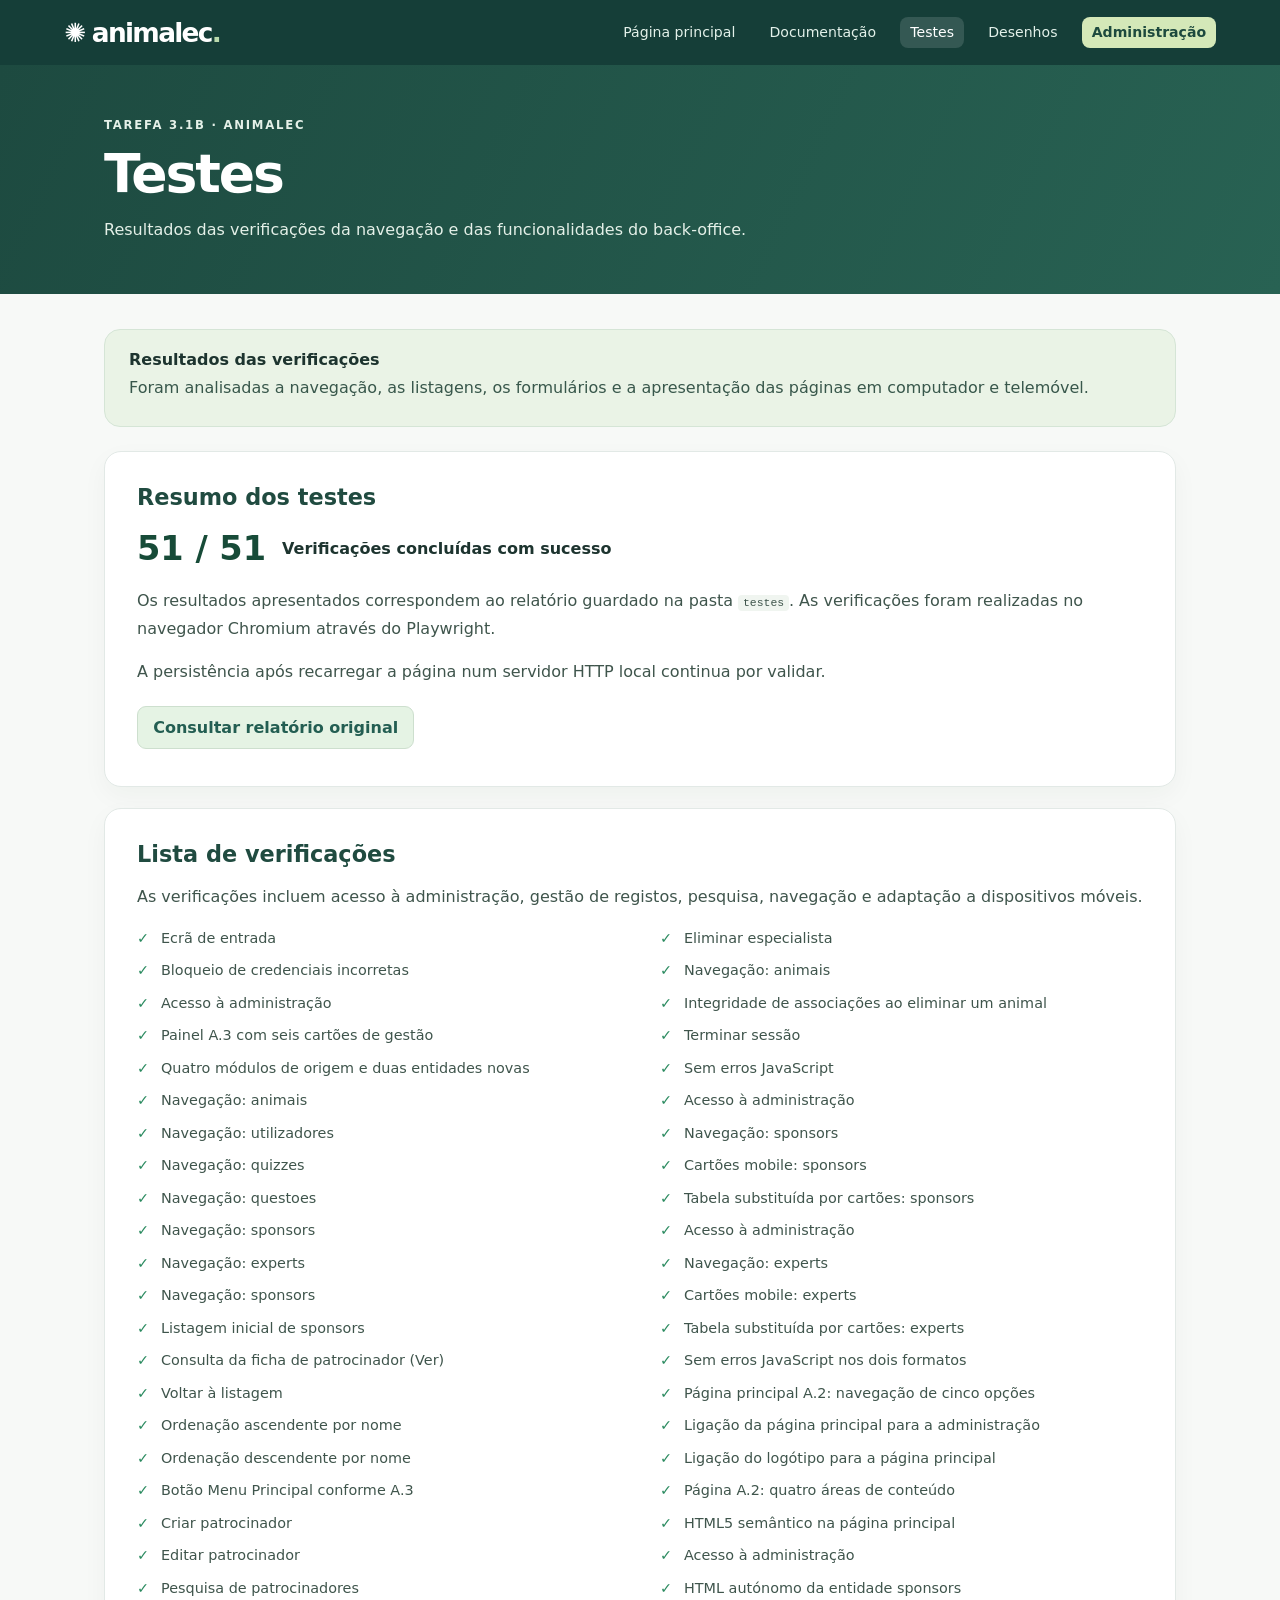
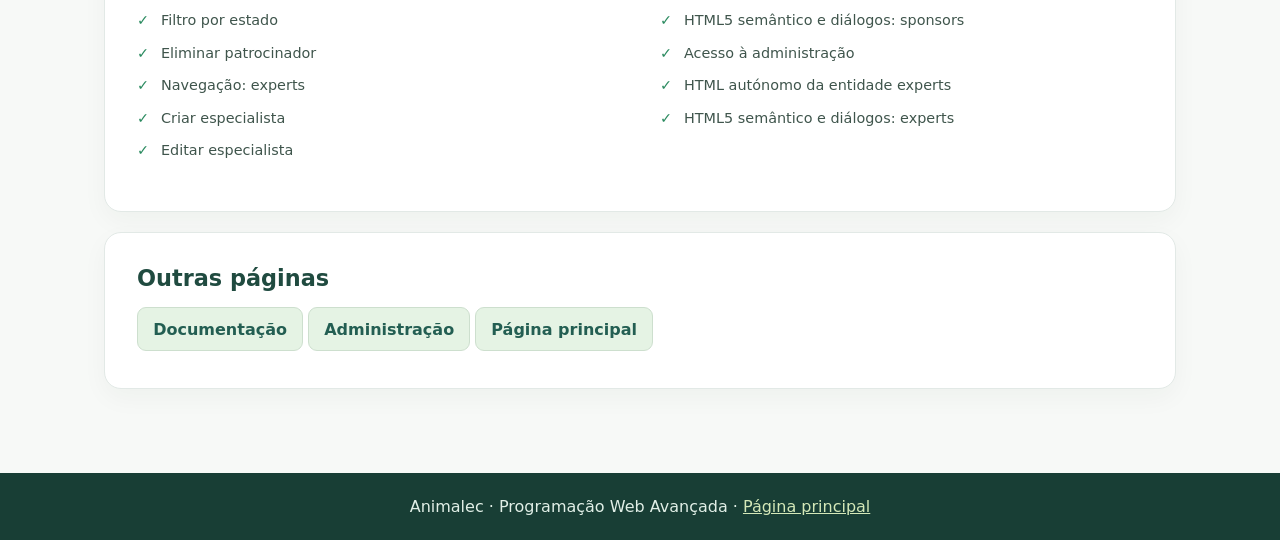
<file: testes.html>
<!DOCTYPE html>
<html lang="pt-PT">
<head>
  <meta charset="UTF-8">
  <meta name="viewport" content="width=device-width, initial-scale=1">
  <meta name="theme-color" content="#153e38">
  <meta name="description" content="Testes - projeto Animalec">
  <title>Animalec | Testes</title>
  <link rel="stylesheet" href="css/docs.css">
</head>
<body>
  <a class="skip" href="#conteudo">Saltar para o conteúdo</a>
  <header class="site-header"><div class="head-inner"><a class="brand" href="index.html">✺ animalec<span>.</span></a><nav class="head-nav" aria-label="Menu principal"><a href="index.html">Página principal</a><a href="docs.html">Documentação</a><a href="testes.html" aria-current="page">Testes</a><a href="design/galeria.html">Desenhos</a><a class="admin-button" href="admin.html">Administração</a></nav></div></header>
  <section class="page-intro" aria-labelledby="title"><div class="inner"><p class="kicker">Tarefa 3.1b · Animalec</p><h1 id="title">Testes</h1><p>Resultados das verificações da navegação e das funcionalidades do back-office.</p></div></section>
  <main class="site-main" id="conteudo">
  <section class="overview"><strong>Resultados das verificações</strong><p>Foram analisadas a navegação, as listagens, os formulários e a apresentação das páginas em computador e telemóvel.</p></section>
  <section class="content-card"><h2>Resumo dos testes</h2><div class="test-summary"><span class="test-number">51 / 51</span><strong>Verificações concluídas com sucesso</strong></div><p>Os resultados apresentados correspondem ao relatório guardado na pasta <code>testes</code>. As verificações foram realizadas no navegador Chromium através do Playwright.</p><p>A persistência após recarregar a página num servidor HTTP local continua por validar.</p><a class="side-link" href="testes/RESULTADOS.md">Consultar relatório original</a></section>
  <section class="content-card"><h2>Lista de verificações</h2><p>As verificações incluem acesso à administração, gestão de registos, pesquisa, navegação e adaptação a dispositivos móveis.</p><ul class="test-list"><li>Ecrã de entrada</li>
<li>Bloqueio de credenciais incorretas</li>
<li>Acesso à administração</li>
<li>Painel A.3 com seis cartões de gestão</li>
<li>Quatro módulos de origem e duas entidades novas</li>
<li>Navegação: animais</li>
<li>Navegação: utilizadores</li>
<li>Navegação: quizzes</li>
<li>Navegação: questoes</li>
<li>Navegação: sponsors</li>
<li>Navegação: experts</li>
<li>Navegação: sponsors</li>
<li>Listagem inicial de sponsors</li>
<li>Consulta da ficha de patrocinador (Ver)</li>
<li>Voltar à listagem</li>
<li>Ordenação ascendente por nome</li>
<li>Ordenação descendente por nome</li>
<li>Botão Menu Principal conforme A.3</li>
<li>Criar patrocinador</li>
<li>Editar patrocinador</li>
<li>Pesquisa de patrocinadores</li>
<li>Filtro por estado</li>
<li>Eliminar patrocinador</li>
<li>Navegação: experts</li>
<li>Criar especialista</li>
<li>Editar especialista</li>
<li>Eliminar especialista</li>
<li>Navegação: animais</li>
<li>Integridade de associações ao eliminar um animal</li>
<li>Terminar sessão</li>
<li>Sem erros JavaScript</li>
<li>Acesso à administração</li>
<li>Navegação: sponsors</li>
<li>Cartões mobile: sponsors</li>
<li>Tabela substituída por cartões: sponsors</li>
<li>Acesso à administração</li>
<li>Navegação: experts</li>
<li>Cartões mobile: experts</li>
<li>Tabela substituída por cartões: experts</li>
<li>Sem erros JavaScript nos dois formatos</li>
<li>Página principal A.2: navegação de cinco opções</li>
<li>Ligação da página principal para a administração</li>
<li>Ligação do logótipo para a página principal</li>
<li>Página A.2: quatro áreas de conteúdo</li>
<li>HTML5 semântico na página principal</li>
<li>Acesso à administração</li>
<li>HTML autónomo da entidade sponsors</li>
<li>HTML5 semântico e diálogos: sponsors</li>
<li>Acesso à administração</li>
<li>HTML autónomo da entidade experts</li>
<li>HTML5 semântico e diálogos: experts</li></ul></section>
  <section class="content-card"><h2>Outras páginas</h2><a class="side-link" href="docs.html">Documentação</a><a class="side-link" href="admin.html">Administração</a><a class="side-link" href="index.html">Página principal</a></section>
</main>
  <footer class="foot">Animalec · Programação Web Avançada · <a href="index.html">Página principal</a></footer>
</body>
</html>
</file>
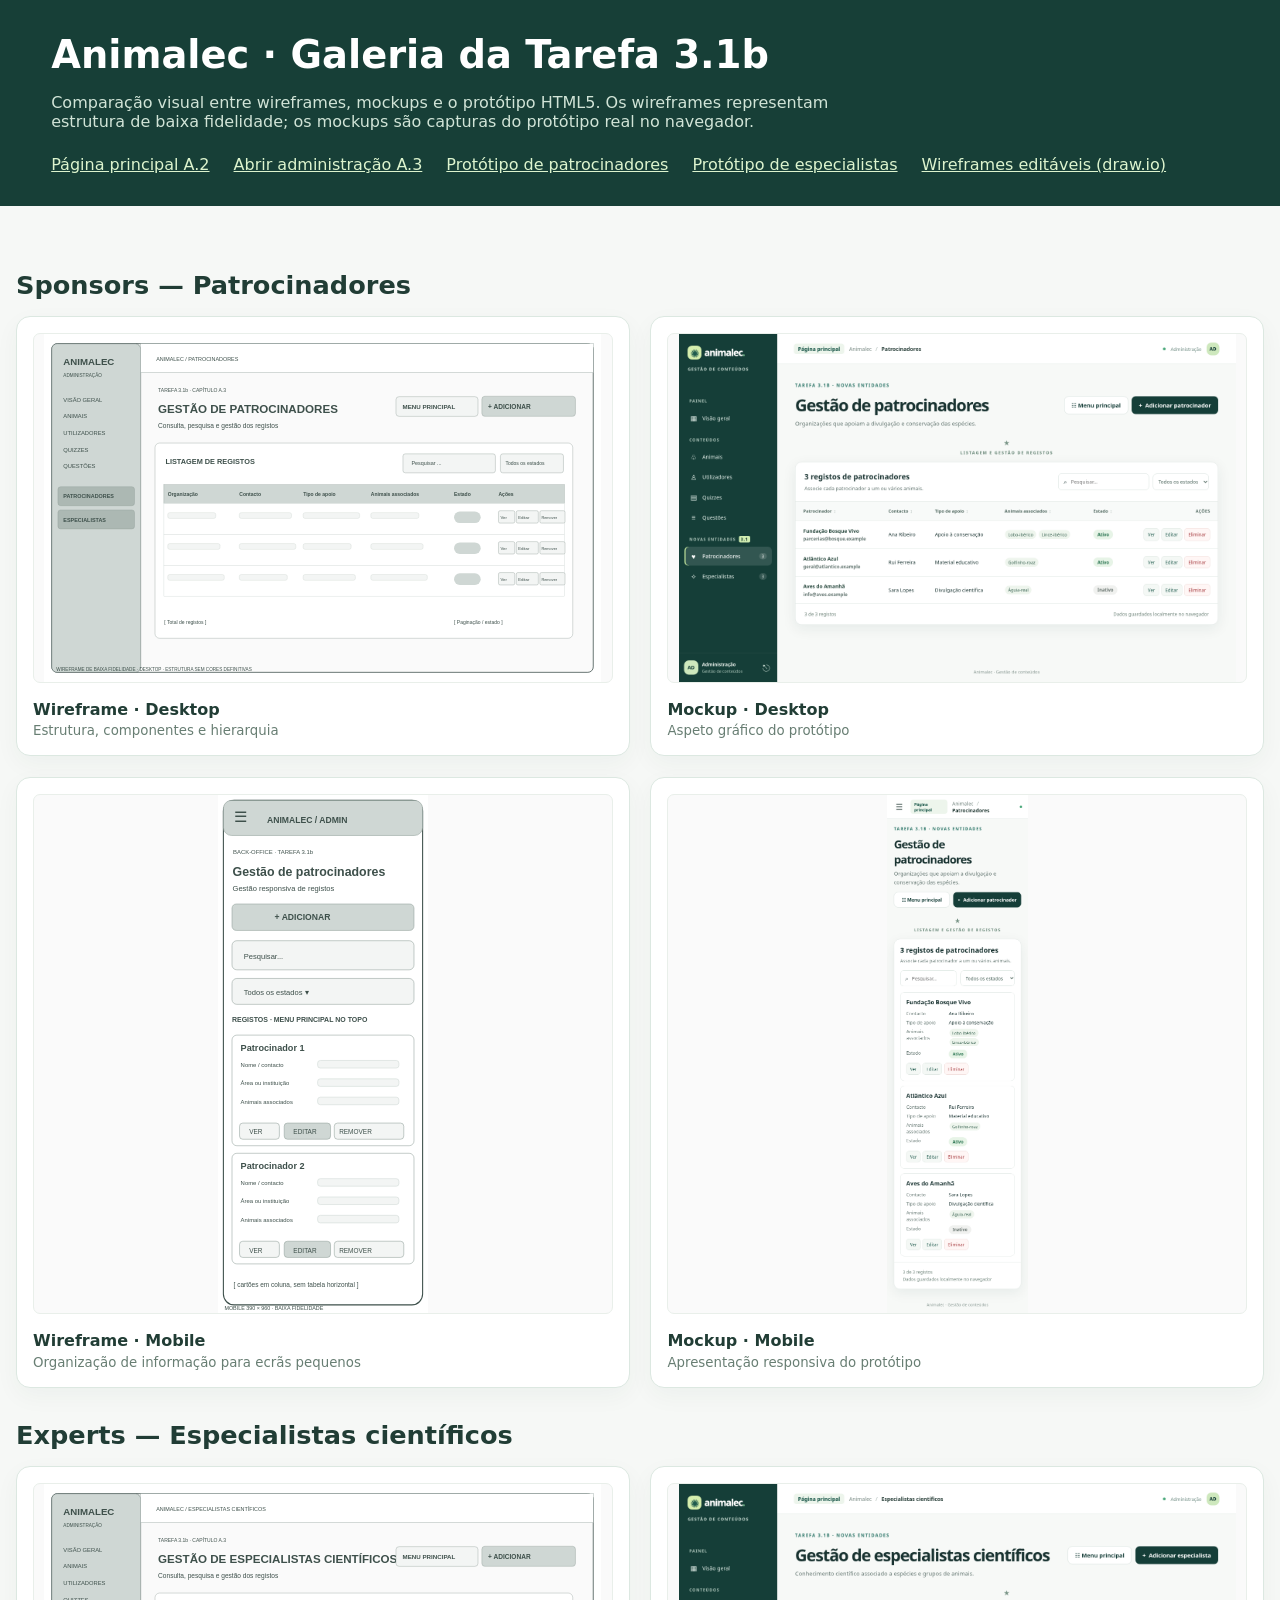
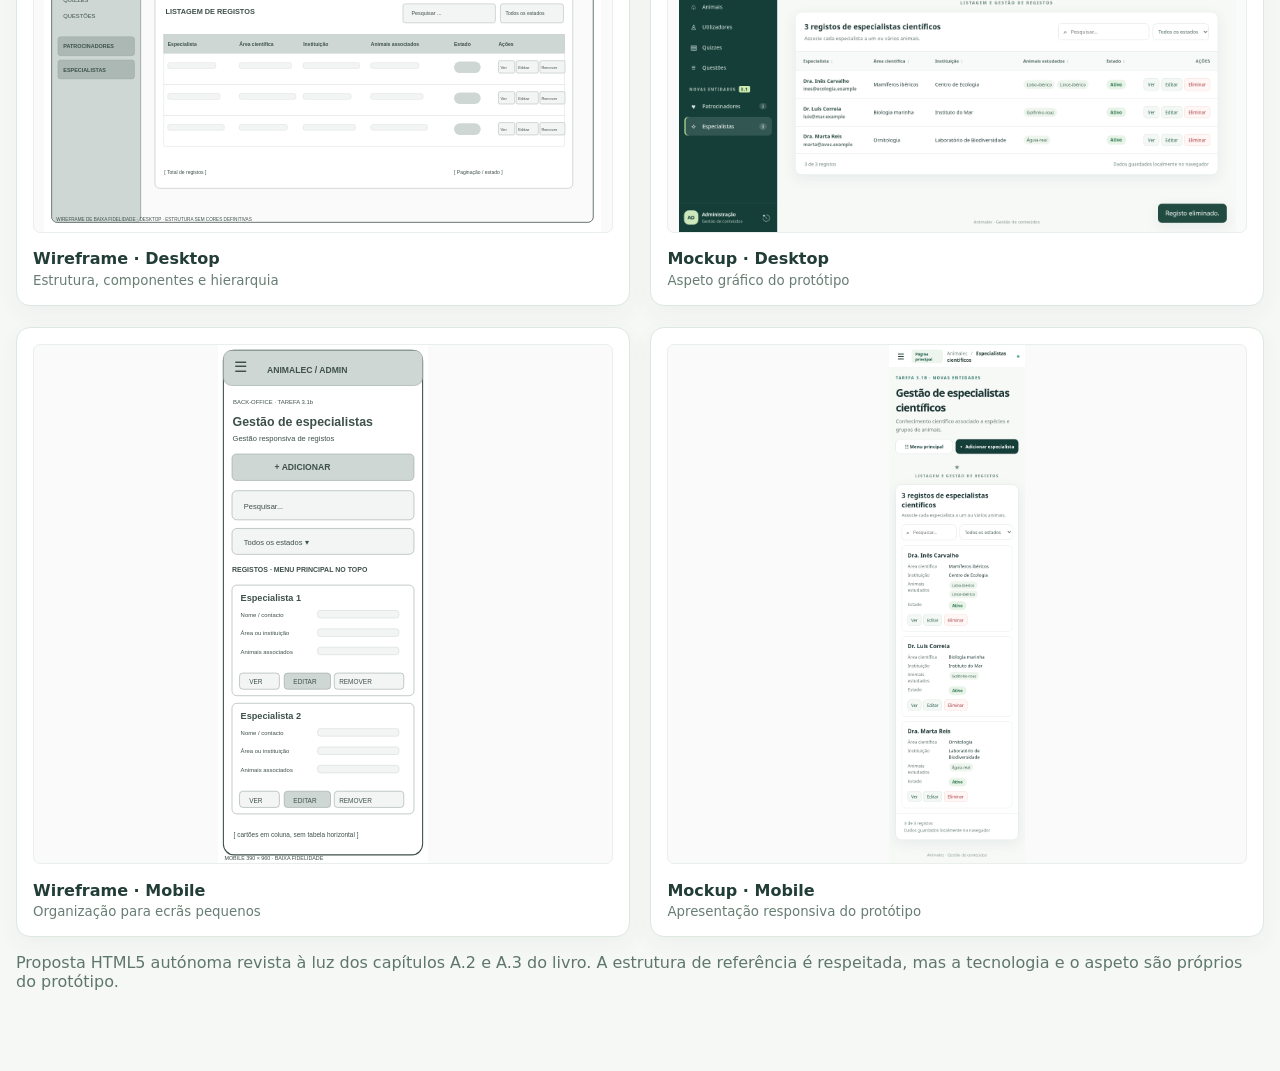
<file: design/galeria.html>
<!DOCTYPE html>
<html lang="pt-PT">
<head>
  <meta charset="UTF-8"><meta name="viewport" content="width=device-width, initial-scale=1">
  <title>Animalec — Galeria de prototipagem</title>
  <style>
    :root{font-family:system-ui,-apple-system,'Segoe UI',Arial,sans-serif;color:#213d35;background:#f6f8f6}
    *{box-sizing:border-box}body{margin:0;padding:0}header{background:#173f37;color:white;padding:2rem clamp(1rem,4vw,4rem)}
    header h1{margin:0;font-size:clamp(1.6rem,3vw,2.6rem)}header p{max-width:800px;color:#d1e4d7}
    main{max-width:1380px;margin:auto;padding:2rem 1rem 4rem}h2{margin:2rem 0 1rem;font-size:1.6rem}.gallery{display:grid;grid-template-columns:repeat(2,minmax(0,1fr));gap:1.3rem}
    figure{background:white;border:1px solid #dce8e1;padding:1rem;margin:0;border-radius:14px;box-shadow:0 8px 25px #223a2f0b}
    figure img{max-width:100%;height:350px;width:100%;object-fit:contain;object-position:center top;border:1px solid #e9efea;border-radius:7px;background:#fafafa}
    figure.mobile img{height:520px}figcaption{font-weight:700;margin:.8rem 0 .1rem}small{color:#687e73}a{color:#276858}header a{color:#ddf4ce}
    .muted{color:#5f776a}nav{display:flex;gap:1.5rem;flex-wrap:wrap;margin-top:1.5rem}@media(max-width:720px){.gallery{grid-template-columns:1fr}figure img{height:250px}figure.mobile img{height:460px}}
  </style>
</head>
<body>
<header><h1>Animalec · Galeria da Tarefa 3.1b</h1><p>Comparação visual entre wireframes, mockups e o protótipo HTML5. Os wireframes representam estrutura de baixa fidelidade; os mockups são capturas do protótipo real no navegador.</p><nav aria-label="Ligações principais"><a href="../index.html">Página principal A.2</a><a href="../admin.html">Abrir administração A.3</a><a href="../sponsors.html">Protótipo de patrocinadores</a><a href="../experts.html">Protótipo de especialistas</a><a href="wireframes-editaveis.drawio">Wireframes editáveis (draw.io)</a></nav></header>
<main>
  <section aria-labelledby="sponsors-title"><h2 id="sponsors-title">Sponsors — Patrocinadores</h2>
    <div class="gallery">
      <figure><a href="wireframes/wireframe-sponsors-desktop.svg"><img src="wireframes/wireframe-sponsors-desktop.svg" alt="Wireframe de desktop para patrocinadores, com menu lateral, pesquisa e listagem tabular"></a><figcaption>Wireframe · Desktop</figcaption><small>Estrutura, componentes e hierarquia</small></figure>
      <figure><a href="mockups/mockup-sponsors-desktop.png"><img src="mockups/mockup-sponsors-desktop.png" alt="Mockup de desktop para patrocinadores, interface verde com tabela funcional"></a><figcaption>Mockup · Desktop</figcaption><small>Aspeto gráfico do protótipo</small></figure>
      <figure class="mobile"><a href="wireframes/wireframe-sponsors-mobile.svg"><img src="wireframes/wireframe-sponsors-mobile.svg" alt="Wireframe de mobile para patrocinadores, com cartões verticais"></a><figcaption>Wireframe · Mobile</figcaption><small>Organização de informação para ecrãs pequenos</small></figure>
      <figure class="mobile"><a href="mockups/mockup-sponsors-mobile.png"><img src="mockups/mockup-sponsors-mobile.png" alt="Mockup mobile de patrocinadores com cartões responsivos"></a><figcaption>Mockup · Mobile</figcaption><small>Apresentação responsiva do protótipo</small></figure>
    </div>
  </section>
  <section aria-labelledby="experts-title"><h2 id="experts-title">Experts — Especialistas científicos</h2>
    <div class="gallery">
      <figure><a href="wireframes/wireframe-experts-desktop.svg"><img src="wireframes/wireframe-experts-desktop.svg" alt="Wireframe de desktop para especialistas, com tabela e pesquisa"></a><figcaption>Wireframe · Desktop</figcaption><small>Estrutura, componentes e hierarquia</small></figure>
      <figure><a href="mockups/mockup-experts-desktop.png"><img src="mockups/mockup-experts-desktop.png" alt="Mockup desktop de especialistas, tabela com instituições e animais associados"></a><figcaption>Mockup · Desktop</figcaption><small>Aspeto gráfico do protótipo</small></figure>
      <figure class="mobile"><a href="wireframes/wireframe-experts-mobile.svg"><img src="wireframes/wireframe-experts-mobile.svg" alt="Wireframe para mobile de especialistas, cartões individuais e menu adaptado"></a><figcaption>Wireframe · Mobile</figcaption><small>Organização para ecrãs pequenos</small></figure>
      <figure class="mobile"><a href="mockups/mockup-experts-mobile.png"><img src="mockups/mockup-experts-mobile.png" alt="Mockup mobile de especialistas com cartões e associações a espécies"></a><figcaption>Mockup · Mobile</figcaption><small>Apresentação responsiva do protótipo</small></figure>
    </div>
  </section>
  <p class="muted">Proposta HTML5 autónoma revista à luz dos capítulos A.2 e A.3 do livro. A estrutura de referência é respeitada, mas a tecnologia e o aspeto são próprios do protótipo.</p>
</main>
</body>
</html>
</file>
<file: css/styles.css>
:root{font-family:system-ui,-apple-system,"Segoe UI",Roboto,Arial,sans-serif;color:#193331;background:#f7f9f7;font-synthesis:none;--green:#153e38;--green2:#276459;--lime:#d9efbd;--ink:#1d342f;--muted:#6a7c77;--line:#e2e9e6;--off:#f7f9f7;--white:#fff;--shadow:0 10px 35px rgba(21,62,56,.07)}
*{box-sizing:border-box}body{margin:0;min-width:320px}button,input,select,textarea{font:inherit}button{cursor:pointer}a{color:inherit;text-decoration:none}a:hover{text-decoration:underline}a:focus-visible,button:focus-visible,input:focus-visible,select:focus-visible,textarea:focus-visible{outline:3px solid #83bba6;outline-offset:3px}p{line-height:1.6}h1,h2,h3,p{margin-top:0}.muted{color:var(--muted)}.sr-only{position:absolute!important;width:1px!important;height:1px!important;overflow:hidden!important;clip:rect(0,0,0,0)!important;white-space:nowrap!important}.skip-link{position:absolute;left:1rem;top:-5rem;background:#fff;padding:.7rem 1rem;z-index:1000}.skip-link:focus{top:1rem}
.eyebrow{font-size:.72rem;font-weight:800;letter-spacing:.17em;color:#448579}.eyebrow.light{color:#bde2ce}.brand{display:inline-flex;align-items:center;gap:.5rem;font-size:1.65rem;letter-spacing:-.065em;font-weight:850}.brand-symbol{display:grid;place-items:center;width:2.2rem;height:2.2rem;background:#d5eead;border-radius:12px;color:#1d5a4d;font-size:1.8rem}.brand-dot{color:#71b789}.brand-login{margin-bottom:2.1rem;color:var(--green)}
.login-view{min-height:100vh;display:grid;grid-template-columns:1fr 1fr}.login-scene{position:relative;min-height:700px;background:linear-gradient(155deg,#14443c 0%,#12362f 68%,#1d5950 100%);color:#fff;overflow:hidden;padding:4rem;display:flex;align-items:end}.scene-badge{position:absolute;top:3rem;left:3rem;padding:.6rem 1rem;border:1px solid #ffffff4a;border-radius:24px;font-size:.82rem;background:#ffffff13}.scene-content{position:relative;z-index:1;max-width:600px}.scene-content h2{font-size:clamp(2.7rem,4.8vw,5.5rem);line-height:1.07;letter-spacing:-.055em;margin:.8rem 0 1.5rem}.scene-content h2 em{color:#d8efb8;font-style:normal}.scene-content p:not(.eyebrow){max-width:490px;color:#d2e5dc}.orb{position:absolute;border:1px solid #ffffff20;border-radius:50%;aspect-ratio:1;pointer-events:none}.orb-one{width:600px;top:-210px;right:-230px;box-shadow:0 0 0 100px #ffffff04,0 0 0 200px #ffffff04}.orb-two{width:440px;bottom:-275px;left:-180px;box-shadow:0 0 0 65px #ffffff04}.nature-tiles{display:flex;gap:1rem;margin-top:2.5rem}.nature-tiles span{font-size:2rem;display:grid;place-items:center;width:5.8rem;height:5.8rem;background:#ffffff16;border:1px solid #ffffff1d;border-radius:22px;transform:rotate(-5deg)}.nature-tiles span:nth-child(2){transform:rotate(7deg)}.login-panel{display:grid;place-items:center;padding:3rem 2rem;background:#fff}.login-inner{width:min(100%,460px)}.login-inner h1{font-size:clamp(2.2rem,3vw,3.1rem);line-height:1.15;letter-spacing:-.05em;margin:.5rem 0}.login-inner>.muted{margin-bottom:2rem}.field{display:flex;flex-direction:column;gap:.5rem}.field label{font-weight:700;font-size:.88rem}.field input,.field select,.field textarea{width:100%;padding:.85rem 1rem;border:1px solid #cad8d3;border-radius:11px;background:#fff;color:var(--ink)}.field textarea{min-height:92px;resize:vertical}.field-hint{font-size:.77rem;color:var(--muted)}.login-form{display:grid;gap:1.2rem}.btn{border:1px solid transparent;border-radius:11px;padding:.75rem 1.1rem;font-size:.92rem;font-weight:750;display:inline-flex;gap:.5rem;justify-content:center;align-items:center;white-space:nowrap;min-height:42px}.btn-primary{background:var(--green);color:#fff}.btn-primary:hover{background:#296357;text-decoration:none}.btn-secondary{background:#fff;border-color:#d6e1dd;color:var(--green)}.btn-secondary:hover{background:#f4f9f6}.btn-danger{background:#a63337;color:#fff}.btn-full{width:100%;justify-content:space-between}.access-credentials{margin-top:2rem;padding:1.2rem 1.4rem;background:#f3f8ed;border:1px solid #dceacb;border-radius:13px}.access-credentials h2{font-size:.95rem;margin-bottom:.8rem}.access-credentials p{font-size:.85rem;margin:.25rem 0}.access-credentials code{color:#23634e}.access-credentials small{display:block;color:#607766;margin-top:.8rem}.form-error{min-height:1.1em;color:#b02e36;font-size:.82rem;margin:0}.login-foot{font-size:.72rem;color:#84958f;margin-top:1.8rem}
.app-shell{display:grid;grid-template-columns:254px minmax(0,1fr);min-height:100vh}.sidebar{background:var(--green);color:#e6eee9;display:flex;flex-direction:column;min-height:100vh;position:sticky;top:0;height:100vh;z-index:30}.sidebar-head{padding:1.9rem 1.4rem 1.2rem}.sidebar-head .brand{font-size:1.5rem;color:#fff}.sidebar-head>p{font-size:.68rem;color:#b3c9c0;font-weight:800;letter-spacing:.14em;margin:1rem 0}.sidebar-nav{overflow:auto;flex:1;padding:.4rem .85rem 1.5rem}.nav-caption{color:#9db7ad;font-size:.67rem;letter-spacing:.12em;font-weight:800;margin:1.5rem .8rem .65rem}.new-pill{border-radius:4px;background:#d1eeb2;color:#173a2e;padding:.1rem .3rem;margin-left:.25rem}.nav-link{display:flex;gap:.75rem;align-items:center;padding:.78rem .85rem;margin:.2rem 0;border-radius:10px;color:#ddeae4;font-size:.87rem;min-height:43px}.nav-link:hover,.nav-link.active{background:#ffffff20;color:white;text-decoration:none}.nav-link.active{box-shadow:inset 3px 0 #c4e69e}.nav-icon{font-size:1.12rem;width:21px;text-align:center}.nav-count{font-size:.7rem;margin-left:auto;background:#ffffff23;border-radius:100px;padding:.08rem .43rem}.sidebar-footer{display:flex;align-items:center;gap:.6rem;padding:1.2rem .8rem;border-top:1px solid #ffffff18}.avatar,.topbar-avatar{background:#cee8bd;color:var(--green);font-weight:850;border-radius:13px;width:37px;height:37px;display:grid;place-items:center;font-size:.78rem}.profile-info{display:grid;gap:.1rem;min-width:0}.profile-info strong{font-size:.75rem}.profile-info span{font-size:.66rem;color:#a6c0b5}.logout-button{margin-left:auto;border:0;color:#cbded4;background:transparent;font-size:1.5rem}.workspace{min-width:0;display:flex;flex-direction:column}.topbar{height:78px;background:#fff;border-bottom:1px solid var(--line);display:flex;align-items:center;justify-content:space-between;padding:0 clamp(1rem,3vw,3rem);gap:1rem}.topbar-left,.topbar-actions{display:flex;align-items:center;gap:.8rem}.breadcrumb{font-size:.85rem;color:#7a8b85}.breadcrumb strong{color:#243b35}.breadcrumb span{margin:0 .4rem;color:#a4b4ac}.account-label{font-size:.74rem;color:#739087}.status-dot{width:7px;height:7px;background:#4ca97c;border-radius:50%}.topbar-avatar{width:33px;height:33px}.menu-toggle{display:none!important}.icon-button{border:0;background:transparent;border-radius:9px;font-size:1.4rem;padding:.2rem .5rem;color:var(--ink)}main{padding:clamp(1.2rem,3.2vw,3rem);width:100%;max-width:1650px;margin:0 auto;flex:1}.page-header{display:flex;align-items:center;justify-content:space-between;gap:1.5rem;margin-bottom:2rem}.page-header h1{font-size:clamp(2rem,3vw,2.8rem);letter-spacing:-.05em;margin:.15rem 0 .45rem}.page-subtitle{color:var(--muted);font-size:.92rem;margin:0}.workspace-footer{padding:1.2rem 3rem;text-align:center;color:#8b9b95;font-size:.71rem}
.stat-grid{display:grid;grid-template-columns:repeat(4,minmax(0,1fr));gap:1.2rem;margin-bottom:2rem}.stat-card,.panel,.welcome-card,.quick-card{background:#fff;border:1px solid var(--line);border-radius:17px;box-shadow:var(--shadow)}.stat-card{padding:1.5rem}.stat-card .stat-top{display:flex;justify-content:space-between;align-items:center}.stat-icon{width:42px;height:42px;border-radius:13px;display:grid;place-items:center;background:#e5f3e4;font-size:1.4rem}.stat-number{font-size:2.4rem;font-weight:850;letter-spacing:-.08em;margin:1rem 0 .2rem}.stat-label{font-size:.83rem;color:#72847d}.stat-card a{color:#2e695b;font-weight:750;font-size:.75rem}.welcome-card{padding:2rem;display:flex;gap:2rem;justify-content:space-between;align-items:center;background:linear-gradient(115deg,#e4f2dd,#f6faf2)}.welcome-card h2{font-size:1.65rem;letter-spacing:-.04em;margin-bottom:.3rem}.welcome-card p{max-width:650px;color:#59766b;margin-bottom:1.2rem}.welcome-art{font-size:4.5rem}.quick-grid{display:grid;grid-template-columns:1fr 1fr;gap:1.2rem;margin-top:1.5rem}.quick-card{padding:1.5rem;display:flex;gap:1rem;align-items:center}.quick-card .stat-icon{flex:none}.quick-card h3{font-size:1.05rem;margin:0 0 .2rem}.quick-card p{font-size:.8rem;color:var(--muted);margin:0}.quick-card a{display:inline-block;margin-top:.65rem;color:#236356;font-weight:750;font-size:.8rem}.quick-card a+a{margin-left:1rem}.panel{overflow:hidden}.panel-toolbar{display:flex;align-items:center;justify-content:space-between;gap:1rem;padding:1.45rem}.panel-toolbar h2{font-size:1.2rem;margin:0}.panel-toolbar p{font-size:.81rem;margin:.4rem 0 0}.toolbar-controls{display:flex;gap:.6rem;align-items:center}.search-field{display:flex;align-items:center;gap:.5rem;border:1px solid #d7e2dd;border-radius:10px;padding:.62rem .8rem;background:#fff}.search-field input{border:0;outline:none;width:190px;font-size:.82rem;color:var(--ink)}.toolbar-controls select{border:1px solid #d7e2dd;border-radius:10px;background:#fff;padding:.66rem .6rem;color:#4e675e;font-size:.8rem}.table-wrap{width:100%;overflow-x:auto}table{border-collapse:collapse;width:100%;font-size:.81rem;min-width:660px}thead{background:#f8faf9;text-align:left;color:#60766e;font-size:.7rem;letter-spacing:.03em;text-transform:uppercase}th,td{padding:1.05rem 1.25rem;border-top:1px solid var(--line);vertical-align:middle}td:first-child{font-weight:750;color:#24453a}td small{display:block;font-size:.74rem;color:var(--muted);margin-top:.2rem}.pill{display:inline-block;font-size:.72rem;padding:.3rem .65rem;border-radius:100px;background:#e7f4e7;color:#27734f;font-weight:750}.pill.inactive{background:#f0f1ef;color:#68746f}.chip{display:inline-block;background:#eef5ed;color:#35604e;font-size:.69rem;padding:.24rem .48rem;border-radius:100px;margin:.1rem}.action-group{display:flex;gap:.35rem;justify-content:end}.action-btn{background:#f4f8f5;border:1px solid #e0e8e3;color:#286154;border-radius:8px;padding:.45rem .6rem;font-size:.74rem}.action-btn.danger{color:#a63a3e;background:#fff6f5;border-color:#f1dfdc}.action-btn:hover{text-decoration:underline}.panel-footer{border-top:1px solid var(--line);padding:1.1rem 1.45rem;display:flex;gap:1rem;justify-content:space-between;color:#72877d;font-size:.75rem}.empty-state{padding:2.5rem;text-align:center;color:#72877d}.mobile-records{display:none}.toast{position:fixed;right:1.5rem;bottom:1.5rem;background:#214b40;color:white;padding:.85rem 1.2rem;border-radius:10px;box-shadow:var(--shadow);max-width:380px;z-index:55}
.entity-dialog,.confirm-dialog{border:1px solid var(--line);border-radius:20px;padding:0;background:#fff;color:var(--ink);width:min(92vw,610px);box-shadow:0 25px 75px #0521194d;max-height:88vh;overflow:auto}.entity-dialog::backdrop,.confirm-dialog::backdrop{background:#0a231a9c}.dialog-head{display:flex;align-items:center;justify-content:space-between;gap:1rem;border-bottom:1px solid var(--line);padding:1.25rem 1.6rem}.dialog-head h2{font-size:1.3rem;margin:0}.dialog-head .eyebrow{margin:0}.form-fields{display:grid;grid-template-columns:1fr 1fr;gap:1rem;padding:1.5rem}.field.span-2{grid-column:1/-1}.check-animals{display:grid;grid-template-columns:repeat(2,minmax(0,1fr));gap:.45rem;border:1px solid #cddbd4;padding:.75rem;border-radius:10px;max-height:200px;overflow:auto}.check-animals label{display:flex;gap:.4rem;align-items:center;font-size:.8rem}.check-animals input{width:auto}.dialog-footer{display:flex;justify-content:end;gap:.7rem;padding:1.2rem 1.6rem;border-top:1px solid var(--line)}#form-error{margin:.2rem 1.6rem}.confirm-dialog>p{margin:1.5rem 1.6rem;color:var(--muted)}.sidebar-overlay{background:#091d17a8;position:fixed;inset:0;z-index:25}
.prototype-note{font-size:.79rem;color:var(--muted)}
@media (max-width:1150px){.stat-grid{grid-template-columns:repeat(2,1fr)}.sidebar{width:225px}.app-shell{grid-template-columns:225px minmax(0,1fr)}.panel-toolbar{align-items:stretch;flex-direction:column}.toolbar-controls{justify-content:space-between}.search-field{flex:1}.search-field input{width:100%}}
@media (max-width:780px){.login-view{grid-template-columns:1fr}.login-scene{min-height:260px;padding:1.8rem;align-items:center}.scene-badge{display:none}.scene-content h2{font-size:2rem;margin:.3rem 0}.scene-content p:not(.eyebrow){font-size:.8rem;margin:0}.nature-tiles{display:none}.login-panel{padding:2rem 1.25rem}.brand-login{margin-bottom:1.5rem}.app-shell{grid-template-columns:minmax(0,1fr)}.sidebar{position:fixed;inset:0 auto 0 0;width:260px;min-height:100%;height:100%;transform:translateX(-103%);transition:transform .2s ease}.sidebar.open{transform:translateX(0)}.menu-toggle{display:inline-flex!important}.topbar{height:66px;padding:0 1rem}.account-label{display:none}main{padding:1.2rem}.page-header{align-items:flex-start;gap:1rem}.page-header h1{font-size:1.95rem}.page-header .btn{font-size:.8rem;padding:.6rem .7rem}.stat-grid{gap:.7rem}.stat-card{padding:1.1rem}.stat-number{font-size:2rem;margin:.5rem 0 .2rem}.stat-label{font-size:.75rem}.welcome-card{padding:1.35rem}.welcome-art{display:none}.quick-grid{grid-template-columns:1fr;gap:.8rem}.table-wrap{display:none}.mobile-records{display:grid;gap:.8rem;padding:0 1rem 1rem}.record-card{border:1px solid var(--line);border-radius:12px;padding:1rem}.record-card h3{font-size:1rem;margin:0 0 .7rem}.record-card dl{display:grid;grid-template-columns:1fr 1.5fr;gap:.45rem;font-size:.8rem;margin:0 0 .8rem}.record-card dt{color:var(--muted)}.record-card dd{margin:0}.record-card .action-group{justify-content:flex-start}.panel-footer{flex-direction:column;gap:.2rem}.workspace-footer{padding:1rem}.form-fields{grid-template-columns:1fr}.field.span-2{grid-column:1}.check-animals{grid-template-columns:1fr}.dialog-head{padding:1rem}.form-fields{padding:1rem}.dialog-footer{padding:1rem}.toolbar-controls{flex-wrap:wrap}.toolbar-controls select{flex:1}}
@media (max-width:430px){.page-header{flex-wrap:wrap}.panel-toolbar{padding:1rem}.stat-grid{grid-template-columns:1fr 1fr}.stat-icon{width:37px;height:37px}.stat-number{font-size:1.75rem}.topbar-avatar{display:none}}
@media (prefers-reduced-motion:reduce){*,*::before,*::after{scroll-behavior:auto!important;transition:none!important}}

[hidden]{display:none!important}

.topbar-public{color:#245f51;font-weight:800;font-size:.83rem;padding:.3rem .65rem;border-radius:7px;background:#edf5ec}
.header-buttons{display:flex;flex-wrap:wrap;gap:.6rem;align-items:center;justify-content:flex-end}
.book-section-title{text-align:center;margin:-.5rem auto 1rem;color:#789486;font-size:.85rem}
.book-section-title span{display:block;font-size:1.15rem}
.book-section-title p{font-size:.68rem;letter-spacing:.19em;font-weight:800;margin:.3rem 0 .1rem}
.admin-home{max-width:1000px;margin:0 auto;text-align:center;padding:1.3rem 0 2rem}
.admin-home h2{font-size:clamp(2.1rem,4vw,3.2rem);font-weight:850;text-transform:uppercase;letter-spacing:.01em;margin:.7rem 0}
.star-rule{display:flex;align-items:center;gap:1rem;justify-content:center;margin:.8rem auto 1rem;color:#477869}
.star-rule:before,.star-rule:after{content:"";width:80px;height:2px;background:#a5c8b1}
.admin-intro{max-width:680px;color:#698177;margin:0 auto 2rem;font-size:.91rem}
.admin-options{display:grid;grid-template-columns:repeat(3,minmax(0,1fr));gap:1.1rem;text-align:center}
.admin-option{min-height:205px;background:linear-gradient(150deg,#1d584c,#163d35);border:1px solid #1b5a4d;color:#fff;border-radius:16px;display:flex;flex-direction:column;align-items:center;justify-content:center;padding:1rem;box-shadow:0 14px 30px #123e3625;transition:transform .16s ease,box-shadow .16s ease}
.admin-option:hover{transform:translateY(-3px);box-shadow:0 20px 38px #123e3633;color:white;text-decoration:none}
.admin-option-new{background:linear-gradient(150deg,#3b755d,#225043);border-color:#64937c}
.option-icon{font-size:2.8rem;line-height:1.1;margin:0 0 .6rem}.option-label{text-transform:uppercase;letter-spacing:.07em;font-weight:850;font-size:.88rem}.admin-option small{color:#cee4d8;margin:.4rem auto;font-size:.75rem}.option-count{font-size:.74rem;color:#e0f1df;padding:.15rem .65rem;border:1px solid #ffffff42;border-radius:30px}
.admin-home-note{margin:2rem auto;color:#59766d;font-size:.82rem}.admin-home-note a{color:#286a55;font-weight:750;text-decoration:underline}
.sort-button{display:flex;align-items:center;gap:.3rem;background:none;border:0;font-weight:800;font-size:inherit;color:inherit;cursor:pointer;text-align:left;padding:0}.sort-button span{font-size:.7rem;opacity:.65}
.view-dialog{border:1px solid #d9e5de;border-radius:16px;box-shadow:0 20px 70px #10251f45;padding:0;width:min(96vw,620px);max-height:90vh;overflow:auto}
.view-dialog::backdrop{background:#15262094}.view-details{padding:1.25rem 1.65rem}.view-details dl{margin:0;display:grid;grid-template-columns:1fr 1fr;gap:1rem}.view-details dl div{padding:.8rem;background:#f3f8f4;border-radius:9px;overflow-wrap:anywhere}.view-details dt{font-size:.75rem;font-weight:800;color:#697e75;margin-bottom:.35rem}.view-details dd{font-size:.94rem;color:#1b4437;margin:0;font-weight:650}
@media(max-width:900px){.admin-options{grid-template-columns:repeat(2,1fr)}.admin-option{min-height:175px}}
@media(max-width:550px){.admin-options{gap:.75rem}.admin-option{min-height:145px;padding:.65rem}.option-icon{font-size:2rem}.option-label{font-size:.74rem}.admin-option small{font-size:.66rem}.admin-intro{font-size:.8rem}.view-details dl{grid-template-columns:1fr}.topbar-public{font-size:.68rem}.header-buttons{width:100%;justify-content:stretch}.header-buttons>*{flex:1}.page-header{align-items:stretch}.admin-home{padding:0 0 2rem}}
</file>
<file: css/docs.css>
:root{--green:#153e38;--green2:#276459;--ink:#1d342f;--text:#455e54;--muted:#6a7c77;--line:#e2e9e6;--bg:#f7f9f7;font-family:system-ui,-apple-system,"Segoe UI",Arial,sans-serif;color:var(--ink);background:var(--bg)}
*{box-sizing:border-box}body{margin:0;min-width:320px}a{color:#235e52}a:hover{text-decoration:underline}a:focus-visible,button:focus-visible{outline:3px solid #83bba6;outline-offset:3px}p,li{line-height:1.7}.skip{position:absolute;left:-1000px}.skip:focus{left:1rem;top:1rem;z-index:5;background:white;padding:1rem}
.site-header{background:#153e38;color:#fff;box-shadow:0 3px 14px #12322620}.head-inner{max-width:1200px;margin:auto;padding:1.05rem 1.5rem;display:flex;align-items:center;justify-content:space-between;gap:1.5rem}.brand{font-size:1.65rem;font-weight:850;letter-spacing:-.065em;text-decoration:none;color:#fff}.brand span{color:#badaad}.head-nav{display:flex;align-items:center;gap:.9rem;flex-wrap:wrap}.head-nav a{color:#e3f1ea;text-decoration:none;font-size:.88rem;padding:.48rem .62rem;border-radius:8px}.head-nav a:hover,.head-nav a[aria-current="page"]{background:#ffffff22;color:#fff}.head-nav .admin-button{color:#1d493e;background:#d4e8b8;font-weight:700}.head-nav .admin-button:hover{background:#e1efcc;color:#1d493e}
.page-intro{background:linear-gradient(115deg,#1d4a40,#286253);color:#fff}.page-intro .inner{max-width:1120px;margin:auto;padding:3.2rem 1.5rem}.kicker{font-size:.73rem;color:#c9edb3;text-transform:uppercase;letter-spacing:.15em;font-weight:800}.page-intro h1{margin:.35rem 0 .7rem;font-size:clamp(2rem,4.4vw,3.35rem);letter-spacing:-.04em}.page-intro p{max-width:700px;color:#e4f0e8;margin:0}
.site-main{max-width:1120px;margin:0 auto;padding:2.2rem 1.5rem 4rem}.overview{background:#eaf3e6;border:1px solid #d5e5d6;border-radius:16px;padding:1.2rem 1.5rem;margin-bottom:1.5rem}.overview p{margin:.35rem 0;color:#38574b}.tile-grid{display:grid;grid-template-columns:repeat(3,minmax(0,1fr));gap:1rem;margin:1.5rem 0}.tile{background:white;border:1px solid var(--line);border-radius:15px;padding:1.3rem;box-shadow:0 8px 25px #1232260b}.tile h2{margin:0 0 .45rem;font-size:1.1rem}.tile p{font-size:.89rem;color:var(--muted);margin:0 0 1rem}.tile a{font-weight:750;text-decoration:none}.tile a:hover{text-decoration:underline}.content-card{background:#fff;border:1px solid var(--line);border-radius:17px;padding:clamp(1.1rem,3vw,2rem);margin:1.3rem 0;box-shadow:0 9px 26px #1232260a}.content-card h2{font-size:1.4rem;color:#204b40;margin:0 0 .7rem}.content-card h3{color:#2b6556;font-size:1.05rem;margin:1.5rem 0 .4rem}.content-card p,.content-card li{color:#3f554c}.content-card ul{padding-left:1.35rem}.content-card code{background:#f0f5f0;padding:.08rem .3rem;border-radius:4px;font-size:.88em;overflow-wrap:anywhere}.content-card h1{font-size:1.5rem;margin:0 0 .8rem}.content-card h2:first-child{margin-top:0}.content-card a{overflow-wrap:anywhere}.section-top{display:flex;align-items:baseline;justify-content:space-between;flex-wrap:wrap;gap:.6rem}.small-link{font-size:.82rem}.test-summary{display:flex;gap:1rem;flex-wrap:wrap;align-items:center;margin:1.2rem 0}.test-number{font-weight:850;color:#174b38;font-size:2.1rem}.test-list{columns:2;column-gap:2.5rem;list-style:none;padding-left:0!important}.test-list li{break-inside:avoid;margin:0 0 .5rem;padding-left:1.5rem;position:relative;font-size:.9rem}.test-list li::before{content:"✓";position:absolute;left:0;color:#2a8a5f;font-weight:900}.test-list input{display:none}.side-link{display:inline-block;padding:.7rem .95rem;background:#e5f3e4;border:1px solid #cddfce;border-radius:9px;text-decoration:none;font-weight:700;margin:.3rem .3rem .3rem 0}.side-link:hover{background:#d6eacf;text-decoration:none}.foot{padding:1.5rem;background:#183e35;text-align:center;color:#e1efe7}.foot a{color:#d4e8b8}
@media(max-width:800px){.head-inner{flex-direction:column;align-items:flex-start;gap:.6rem}.tile-grid{grid-template-columns:1fr}.page-intro .inner{padding:2.3rem 1.2rem}.site-main{padding:1.2rem 1rem 3rem}.test-list{columns:1}.head-nav{gap:.2rem}.head-nav a{font-size:.77rem;padding:.4rem}}
</file>
